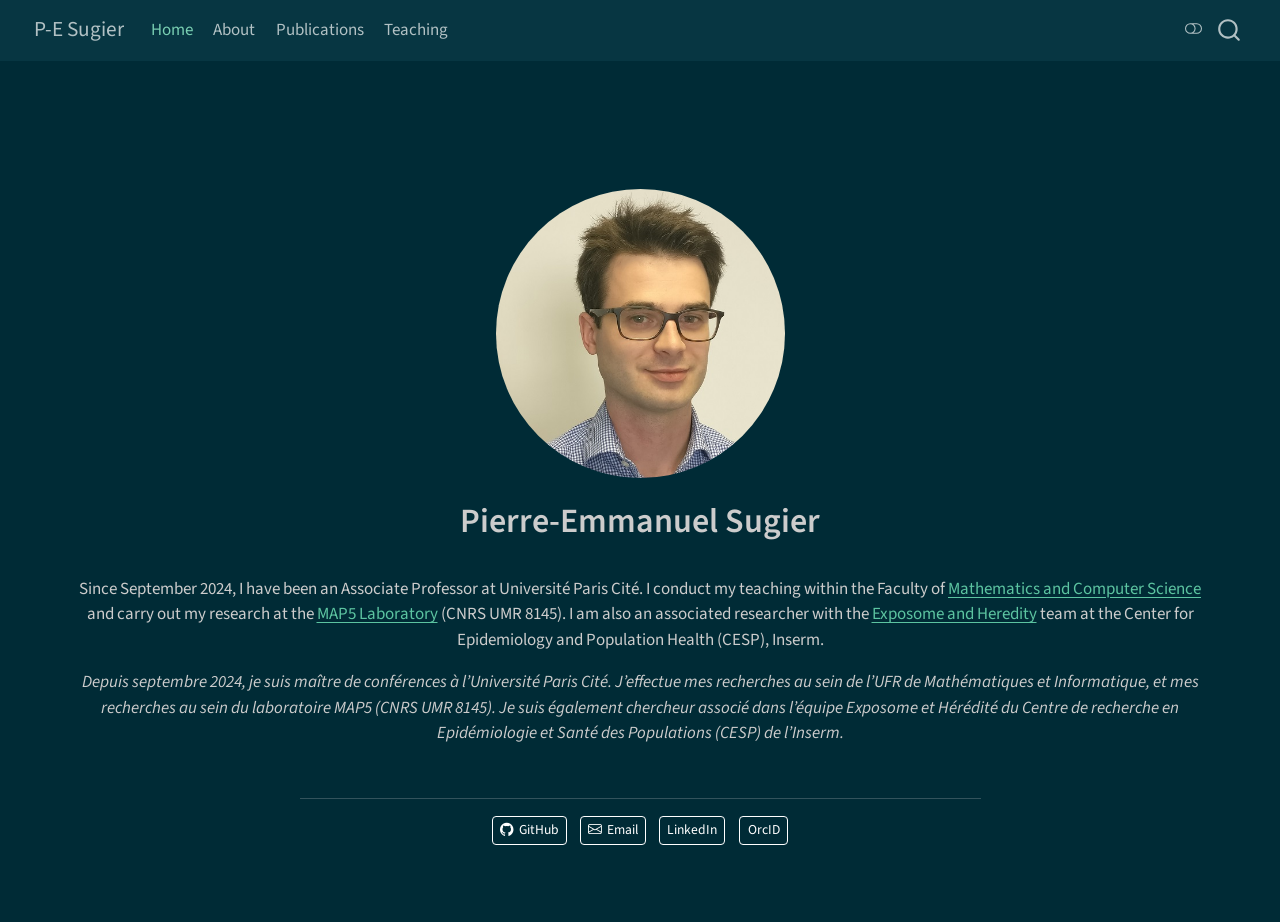
<file: docs/index.html>
<!DOCTYPE html>
<html xmlns="http://www.w3.org/1999/xhtml" lang="en" xml:lang="en"><head>

<meta charset="utf-8">
<meta name="generator" content="quarto-1.8.25">

<meta name="viewport" content="width=device-width, initial-scale=1.0, user-scalable=yes">


<title>Pierre-Emmanuel Sugier – P-E Sugier</title>
<style>
code{white-space: pre-wrap;}
span.smallcaps{font-variant: small-caps;}
div.columns{display: flex; gap: min(4vw, 1.5em);}
div.column{flex: auto; overflow-x: auto;}
div.hanging-indent{margin-left: 1.5em; text-indent: -1.5em;}
ul.task-list{list-style: none;}
ul.task-list li input[type="checkbox"] {
  width: 0.8em;
  margin: 0 0.8em 0.2em -1em; /* quarto-specific, see https://github.com/quarto-dev/quarto-cli/issues/4556 */ 
  vertical-align: middle;
}
</style>


<script src="site_libs/quarto-nav/quarto-nav.js"></script>
<script src="site_libs/quarto-nav/headroom.min.js"></script>
<script src="site_libs/clipboard/clipboard.min.js"></script>
<script src="site_libs/quarto-search/autocomplete.umd.js"></script>
<script src="site_libs/quarto-search/fuse.min.js"></script>
<script src="site_libs/quarto-search/quarto-search.js"></script>
<meta name="quarto:offset" content="./">
<script src="site_libs/quarto-html/quarto.js" type="module"></script>
<script src="site_libs/quarto-html/tabsets/tabsets.js" type="module"></script>
<script src="site_libs/quarto-html/axe/axe-check.js" type="module"></script>
<script src="site_libs/quarto-html/popper.min.js"></script>
<script src="site_libs/quarto-html/tippy.umd.min.js"></script>
<link href="site_libs/quarto-html/tippy.css" rel="stylesheet">
<link href="site_libs/quarto-html/quarto-syntax-highlighting-7b89279ff1a6dce999919e0e67d4d9ec.css" rel="stylesheet" class="quarto-color-scheme" id="quarto-text-highlighting-styles">
<link href="site_libs/quarto-html/quarto-syntax-highlighting-dark-707d8167ce6003fca903bfe2be84ab7f.css" rel="stylesheet" class="quarto-color-scheme quarto-color-alternate" id="quarto-text-highlighting-styles">
<link href="site_libs/quarto-html/quarto-syntax-highlighting-7b89279ff1a6dce999919e0e67d4d9ec.css" rel="stylesheet" class="quarto-color-scheme-extra" id="quarto-text-highlighting-styles">
<script src="site_libs/bootstrap/bootstrap.min.js"></script>
<link href="site_libs/bootstrap/bootstrap-icons.css" rel="stylesheet">
<link href="site_libs/bootstrap/bootstrap-0c00389b879298299dc4b18f8c7d841e.min.css" rel="stylesheet" append-hash="true" class="quarto-color-scheme" id="quarto-bootstrap" data-mode="dark">
<link href="site_libs/bootstrap/bootstrap-dark-afa1767ab894c633a6efdfa517d42c1b.min.css" rel="stylesheet" append-hash="true" class="quarto-color-scheme quarto-color-alternate" id="quarto-bootstrap" data-mode="dark">
<link href="site_libs/bootstrap/bootstrap-0c00389b879298299dc4b18f8c7d841e.min.css" rel="stylesheet" append-hash="true" class="quarto-color-scheme-extra" id="quarto-bootstrap" data-mode="dark">
<script id="quarto-search-options" type="application/json">{
  "location": "navbar",
  "copy-button": false,
  "collapse-after": 3,
  "panel-placement": "end",
  "type": "overlay",
  "limit": 50,
  "keyboard-shortcut": [
    "f",
    "/",
    "s"
  ],
  "show-item-context": false,
  "language": {
    "search-no-results-text": "No results",
    "search-matching-documents-text": "matching documents",
    "search-copy-link-title": "Copy link to search",
    "search-hide-matches-text": "Hide additional matches",
    "search-more-match-text": "more match in this document",
    "search-more-matches-text": "more matches in this document",
    "search-clear-button-title": "Clear",
    "search-text-placeholder": "",
    "search-detached-cancel-button-title": "Cancel",
    "search-submit-button-title": "Submit",
    "search-label": "Search"
  }
}</script>


<link rel="stylesheet" href="styles.css">
</head>

<body class="nav-fixed quarto-light"><script id="quarto-html-before-body" type="application/javascript">
    const toggleBodyColorMode = (bsSheetEl) => {
      const mode = bsSheetEl.getAttribute("data-mode");
      const bodyEl = window.document.querySelector("body");
      if (mode === "dark") {
        bodyEl.classList.add("quarto-dark");
        bodyEl.classList.remove("quarto-light");
      } else {
        bodyEl.classList.add("quarto-light");
        bodyEl.classList.remove("quarto-dark");
      }
    }
    const toggleBodyColorPrimary = () => {
      const bsSheetEl = window.document.querySelector("link#quarto-bootstrap:not([rel=disabled-stylesheet])");
      if (bsSheetEl) {
        toggleBodyColorMode(bsSheetEl);
      }
    }
    const setColorSchemeToggle = (alternate) => {
      const toggles = window.document.querySelectorAll('.quarto-color-scheme-toggle');
      for (let i=0; i < toggles.length; i++) {
        const toggle = toggles[i];
        if (toggle) {
          if (alternate) {
            toggle.classList.add("alternate");
          } else {
            toggle.classList.remove("alternate");
          }
        }
      }
    };
    const toggleColorMode = (alternate) => {
      // Switch the stylesheets
      const primaryStylesheets = window.document.querySelectorAll('link.quarto-color-scheme:not(.quarto-color-alternate)');
      const alternateStylesheets = window.document.querySelectorAll('link.quarto-color-scheme.quarto-color-alternate');
      manageTransitions('#quarto-margin-sidebar .nav-link', false);
      if (alternate) {
        // note: dark is layered on light, we don't disable primary!
        enableStylesheet(alternateStylesheets);
        for (const sheetNode of alternateStylesheets) {
          if (sheetNode.id === "quarto-bootstrap") {
            toggleBodyColorMode(sheetNode);
          }
        }
      } else {
        disableStylesheet(alternateStylesheets);
        enableStylesheet(primaryStylesheets)
        toggleBodyColorPrimary();
      }
      manageTransitions('#quarto-margin-sidebar .nav-link', true);
      // Switch the toggles
      setColorSchemeToggle(alternate)
      // Hack to workaround the fact that safari doesn't
      // properly recolor the scrollbar when toggling (#1455)
      if (navigator.userAgent.indexOf('Safari') > 0 && navigator.userAgent.indexOf('Chrome') == -1) {
        manageTransitions("body", false);
        window.scrollTo(0, 1);
        setTimeout(() => {
          window.scrollTo(0, 0);
          manageTransitions("body", true);
        }, 40);
      }
    }
    const disableStylesheet = (stylesheets) => {
      for (let i=0; i < stylesheets.length; i++) {
        const stylesheet = stylesheets[i];
        stylesheet.rel = 'disabled-stylesheet';
      }
    }
    const enableStylesheet = (stylesheets) => {
      for (let i=0; i < stylesheets.length; i++) {
        const stylesheet = stylesheets[i];
        if(stylesheet.rel !== 'stylesheet') { // for Chrome, which will still FOUC without this check
          stylesheet.rel = 'stylesheet';
        }
      }
    }
    const manageTransitions = (selector, allowTransitions) => {
      const els = window.document.querySelectorAll(selector);
      for (let i=0; i < els.length; i++) {
        const el = els[i];
        if (allowTransitions) {
          el.classList.remove('notransition');
        } else {
          el.classList.add('notransition');
        }
      }
    }
    const isFileUrl = () => {
      return window.location.protocol === 'file:';
    }
    const hasAlternateSentinel = () => {
      let styleSentinel = getColorSchemeSentinel();
      if (styleSentinel !== null) {
        return styleSentinel === "alternate";
      } else {
        return false;
      }
    }
    const setStyleSentinel = (alternate) => {
      const value = alternate ? "alternate" : "default";
      if (!isFileUrl()) {
        window.localStorage.setItem("quarto-color-scheme", value);
      } else {
        localAlternateSentinel = value;
      }
    }
    const getColorSchemeSentinel = () => {
      if (!isFileUrl()) {
        const storageValue = window.localStorage.getItem("quarto-color-scheme");
        return storageValue != null ? storageValue : localAlternateSentinel;
      } else {
        return localAlternateSentinel;
      }
    }
    const toggleGiscusIfUsed = (isAlternate, darkModeDefault) => {
      const baseTheme = document.querySelector('#giscus-base-theme')?.value ?? 'light';
      const alternateTheme = document.querySelector('#giscus-alt-theme')?.value ?? 'dark';
      let newTheme = '';
      if(authorPrefersDark) {
        newTheme = isAlternate ? baseTheme : alternateTheme;
      } else {
        newTheme = isAlternate ? alternateTheme : baseTheme;
      }
      const changeGiscusTheme = () => {
        // From: https://github.com/giscus/giscus/issues/336
        const sendMessage = (message) => {
          const iframe = document.querySelector('iframe.giscus-frame');
          if (!iframe) return;
          iframe.contentWindow.postMessage({ giscus: message }, 'https://giscus.app');
        }
        sendMessage({
          setConfig: {
            theme: newTheme
          }
        });
      }
      const isGiscussLoaded = window.document.querySelector('iframe.giscus-frame') !== null;
      if (isGiscussLoaded) {
        changeGiscusTheme();
      }
    };
    const authorPrefersDark = false;
    const darkModeDefault = authorPrefersDark;
      document.querySelector('link#quarto-text-highlighting-styles.quarto-color-scheme-extra').rel = 'disabled-stylesheet';
      document.querySelector('link#quarto-bootstrap.quarto-color-scheme-extra').rel = 'disabled-stylesheet';
    let localAlternateSentinel = darkModeDefault ? 'alternate' : 'default';
    // Dark / light mode switch
    window.quartoToggleColorScheme = () => {
      // Read the current dark / light value
      let toAlternate = !hasAlternateSentinel();
      toggleColorMode(toAlternate);
      setStyleSentinel(toAlternate);
      toggleGiscusIfUsed(toAlternate, darkModeDefault);
      window.dispatchEvent(new Event('resize'));
    };
    // Switch to dark mode if need be
    if (hasAlternateSentinel()) {
      toggleColorMode(true);
    } else {
      toggleColorMode(false);
    }
  </script>

<div id="quarto-search-results"></div>
  <header id="quarto-header" class="headroom fixed-top">
    <nav class="navbar navbar-expand-lg " data-bs-theme="dark">
      <div class="navbar-container container-fluid">
      <div class="navbar-brand-container mx-auto">
    <a href="./index.html" class="navbar-brand navbar-brand-logo">
    </a>
    <a class="navbar-brand" href="./index.html">
    <span class="navbar-title">P-E Sugier</span>
    </a>
  </div>
            <div id="quarto-search" class="" title="Search"></div>
          <button class="navbar-toggler" type="button" data-bs-toggle="collapse" data-bs-target="#navbarCollapse" aria-controls="navbarCollapse" role="menu" aria-expanded="false" aria-label="Toggle navigation" onclick="if (window.quartoToggleHeadroom) { window.quartoToggleHeadroom(); }">
  <span class="navbar-toggler-icon"></span>
</button>
          <div class="collapse navbar-collapse" id="navbarCollapse">
            <ul class="navbar-nav navbar-nav-scroll me-auto">
  <li class="nav-item">
    <a class="nav-link active" href="./index.html" aria-current="page"> 
<span class="menu-text">Home</span></a>
  </li>  
  <li class="nav-item">
    <a class="nav-link" href="./curriculum.html"> 
<span class="menu-text">About</span></a>
  </li>  
  <li class="nav-item">
    <a class="nav-link" href="./publications.html"> 
<span class="menu-text">Publications</span></a>
  </li>  
  <li class="nav-item">
    <a class="nav-link" href="./enseignement.html"> 
<span class="menu-text">Teaching</span></a>
  </li>  
</ul>
          </div> <!-- /navcollapse -->
            <div class="quarto-navbar-tools">
  <a href="" class="quarto-color-scheme-toggle quarto-navigation-tool  px-1" onclick="window.quartoToggleColorScheme(); return false;" title="Toggle dark mode"><i class="bi"></i></a>
</div>
      </div> <!-- /container-fluid -->
    </nav>
</header>
<!-- content -->
<div id="quarto-content" class="quarto-container page-columns page-rows-contents page-layout-full page-navbar">
<!-- sidebar -->
<!-- margin-sidebar -->
    
<!-- main -->
<div class="quarto-about-jolla column-page">
  <img src="image/photo_PE_SUGIER_small.jpg" class="about-image
  round " style="height: 17em; width: 17em;">
 <header id="title-block-header" class="quarto-title-block default">
<div class="quarto-title">
<h1 class="title">Pierre-Emmanuel Sugier</h1>
</div>
<div class="quarto-title-meta column-page">
  </div>
</header><main class="content column-page" id="quarto-document-content">

<p>Since September 2024, I have been an Associate Professor at Université Paris Cité. I conduct my teaching within the Faculty of <a href="https://math-info.u-paris.fr/">Mathematics and Computer Science</a> and carry out my research at the <a href="https://map5.mi.parisdescartes.fr/">MAP5 Laboratory</a> (CNRS UMR 8145). I am also an associated researcher with the <a href="https://cesp.inserm.fr/fr/node/3">Exposome and Heredity</a> team at the Center for Epidemiology and Population Health (CESP), Inserm.</p>
<p><em>Depuis septembre 2024, je suis maître de conférences à l’Université Paris Cité. J’effectue mes recherches au sein de l’UFR de Mathématiques et Informatique, et mes recherches au sein du laboratoire MAP5 (CNRS UMR 8145). Je suis également chercheur associé dans l’équipe Exposome et Hérédité du Centre de recherche en Epidémiologie et Santé des Populations (CESP) de l’Inserm.</em></p>


</main> 
  <hr class="about-sep">
   <div class="about-links">
  <a href="https://github.com/PESugier" class="about-link" rel="" target="_blank">
    <i class="bi bi-github"></i>
     <span class="about-link-text">GitHub</span>
  </a>
  <a href="mailto:pierre-emmanuel.sugier@u-paris.fr" class="about-link" rel="" target="">
    <i class="bi bi-envelope"></i>
     <span class="about-link-text">Email</span>
  </a>
  <a href="https://www.linkedin.com/in/pierre-emmanuel-sugier-450a18b2/" class="about-link" rel="" target="">
     <span class="about-link-text">LinkedIn</span>
  </a>
  <a href="https://orcid.org/0000-0002-5846-1104" class="about-link" rel="" target="">
    <i class="bi bi-OrcID"></i>
     <span class="about-link-text">OrcID</span>
  </a>
</div>
</div>
 <!-- /main -->
<script id="quarto-html-after-body" type="application/javascript">
  window.document.addEventListener("DOMContentLoaded", function (event) {
    // Ensure there is a toggle, if there isn't float one in the top right
    if (window.document.querySelector('.quarto-color-scheme-toggle') === null) {
      const a = window.document.createElement('a');
      a.classList.add('top-right');
      a.classList.add('quarto-color-scheme-toggle');
      a.href = "";
      a.onclick = function() { try { window.quartoToggleColorScheme(); } catch {} return false; };
      const i = window.document.createElement("i");
      i.classList.add('bi');
      a.appendChild(i);
      window.document.body.appendChild(a);
    }
    setColorSchemeToggle(hasAlternateSentinel())
    const isCodeAnnotation = (el) => {
      for (const clz of el.classList) {
        if (clz.startsWith('code-annotation-')) {                     
          return true;
        }
      }
      return false;
    }
    const onCopySuccess = function(e) {
      // button target
      const button = e.trigger;
      // don't keep focus
      button.blur();
      // flash "checked"
      button.classList.add('code-copy-button-checked');
      var currentTitle = button.getAttribute("title");
      button.setAttribute("title", "Copied!");
      let tooltip;
      if (window.bootstrap) {
        button.setAttribute("data-bs-toggle", "tooltip");
        button.setAttribute("data-bs-placement", "left");
        button.setAttribute("data-bs-title", "Copied!");
        tooltip = new bootstrap.Tooltip(button, 
          { trigger: "manual", 
            customClass: "code-copy-button-tooltip",
            offset: [0, -8]});
        tooltip.show();    
      }
      setTimeout(function() {
        if (tooltip) {
          tooltip.hide();
          button.removeAttribute("data-bs-title");
          button.removeAttribute("data-bs-toggle");
          button.removeAttribute("data-bs-placement");
        }
        button.setAttribute("title", currentTitle);
        button.classList.remove('code-copy-button-checked');
      }, 1000);
      // clear code selection
      e.clearSelection();
    }
    const getTextToCopy = function(trigger) {
      const outerScaffold = trigger.parentElement.cloneNode(true);
      const codeEl = outerScaffold.querySelector('code');
      for (const childEl of codeEl.children) {
        if (isCodeAnnotation(childEl)) {
          childEl.remove();
        }
      }
      return codeEl.innerText;
    }
    const clipboard = new window.ClipboardJS('.code-copy-button:not([data-in-quarto-modal])', {
      text: getTextToCopy
    });
    clipboard.on('success', onCopySuccess);
    if (window.document.getElementById('quarto-embedded-source-code-modal')) {
      const clipboardModal = new window.ClipboardJS('.code-copy-button[data-in-quarto-modal]', {
        text: getTextToCopy,
        container: window.document.getElementById('quarto-embedded-source-code-modal')
      });
      clipboardModal.on('success', onCopySuccess);
    }
      var localhostRegex = new RegExp(/^(?:http|https):\/\/localhost\:?[0-9]*\//);
      var mailtoRegex = new RegExp(/^mailto:/);
        var filterRegex = new RegExp('/' + window.location.host + '/');
      var isInternal = (href) => {
          return filterRegex.test(href) || localhostRegex.test(href) || mailtoRegex.test(href);
      }
      // Inspect non-navigation links and adorn them if external
     var links = window.document.querySelectorAll('a[href]:not(.nav-link):not(.navbar-brand):not(.toc-action):not(.sidebar-link):not(.sidebar-item-toggle):not(.pagination-link):not(.no-external):not([aria-hidden]):not(.dropdown-item):not(.quarto-navigation-tool):not(.about-link)');
      for (var i=0; i<links.length; i++) {
        const link = links[i];
        if (!isInternal(link.href)) {
          // undo the damage that might have been done by quarto-nav.js in the case of
          // links that we want to consider external
          if (link.dataset.originalHref !== undefined) {
            link.href = link.dataset.originalHref;
          }
        }
      }
    function tippyHover(el, contentFn, onTriggerFn, onUntriggerFn) {
      const config = {
        allowHTML: true,
        maxWidth: 500,
        delay: 100,
        arrow: false,
        appendTo: function(el) {
            return el.parentElement;
        },
        interactive: true,
        interactiveBorder: 10,
        theme: 'quarto',
        placement: 'bottom-start',
      };
      if (contentFn) {
        config.content = contentFn;
      }
      if (onTriggerFn) {
        config.onTrigger = onTriggerFn;
      }
      if (onUntriggerFn) {
        config.onUntrigger = onUntriggerFn;
      }
      window.tippy(el, config); 
    }
    const noterefs = window.document.querySelectorAll('a[role="doc-noteref"]');
    for (var i=0; i<noterefs.length; i++) {
      const ref = noterefs[i];
      tippyHover(ref, function() {
        // use id or data attribute instead here
        let href = ref.getAttribute('data-footnote-href') || ref.getAttribute('href');
        try { href = new URL(href).hash; } catch {}
        const id = href.replace(/^#\/?/, "");
        const note = window.document.getElementById(id);
        if (note) {
          return note.innerHTML;
        } else {
          return "";
        }
      });
    }
    const xrefs = window.document.querySelectorAll('a.quarto-xref');
    const processXRef = (id, note) => {
      // Strip column container classes
      const stripColumnClz = (el) => {
        el.classList.remove("page-full", "page-columns");
        if (el.children) {
          for (const child of el.children) {
            stripColumnClz(child);
          }
        }
      }
      stripColumnClz(note)
      if (id === null || id.startsWith('sec-')) {
        // Special case sections, only their first couple elements
        const container = document.createElement("div");
        if (note.children && note.children.length > 2) {
          container.appendChild(note.children[0].cloneNode(true));
          for (let i = 1; i < note.children.length; i++) {
            const child = note.children[i];
            if (child.tagName === "P" && child.innerText === "") {
              continue;
            } else {
              container.appendChild(child.cloneNode(true));
              break;
            }
          }
          if (window.Quarto?.typesetMath) {
            window.Quarto.typesetMath(container);
          }
          return container.innerHTML
        } else {
          if (window.Quarto?.typesetMath) {
            window.Quarto.typesetMath(note);
          }
          return note.innerHTML;
        }
      } else {
        // Remove any anchor links if they are present
        const anchorLink = note.querySelector('a.anchorjs-link');
        if (anchorLink) {
          anchorLink.remove();
        }
        if (window.Quarto?.typesetMath) {
          window.Quarto.typesetMath(note);
        }
        if (note.classList.contains("callout")) {
          return note.outerHTML;
        } else {
          return note.innerHTML;
        }
      }
    }
    for (var i=0; i<xrefs.length; i++) {
      const xref = xrefs[i];
      tippyHover(xref, undefined, function(instance) {
        instance.disable();
        let url = xref.getAttribute('href');
        let hash = undefined; 
        if (url.startsWith('#')) {
          hash = url;
        } else {
          try { hash = new URL(url).hash; } catch {}
        }
        if (hash) {
          const id = hash.replace(/^#\/?/, "");
          const note = window.document.getElementById(id);
          if (note !== null) {
            try {
              const html = processXRef(id, note.cloneNode(true));
              instance.setContent(html);
            } finally {
              instance.enable();
              instance.show();
            }
          } else {
            // See if we can fetch this
            fetch(url.split('#')[0])
            .then(res => res.text())
            .then(html => {
              const parser = new DOMParser();
              const htmlDoc = parser.parseFromString(html, "text/html");
              const note = htmlDoc.getElementById(id);
              if (note !== null) {
                const html = processXRef(id, note);
                instance.setContent(html);
              } 
            }).finally(() => {
              instance.enable();
              instance.show();
            });
          }
        } else {
          // See if we can fetch a full url (with no hash to target)
          // This is a special case and we should probably do some content thinning / targeting
          fetch(url)
          .then(res => res.text())
          .then(html => {
            const parser = new DOMParser();
            const htmlDoc = parser.parseFromString(html, "text/html");
            const note = htmlDoc.querySelector('main.content');
            if (note !== null) {
              // This should only happen for chapter cross references
              // (since there is no id in the URL)
              // remove the first header
              if (note.children.length > 0 && note.children[0].tagName === "HEADER") {
                note.children[0].remove();
              }
              const html = processXRef(null, note);
              instance.setContent(html);
            } 
          }).finally(() => {
            instance.enable();
            instance.show();
          });
        }
      }, function(instance) {
      });
    }
        let selectedAnnoteEl;
        const selectorForAnnotation = ( cell, annotation) => {
          let cellAttr = 'data-code-cell="' + cell + '"';
          let lineAttr = 'data-code-annotation="' +  annotation + '"';
          const selector = 'span[' + cellAttr + '][' + lineAttr + ']';
          return selector;
        }
        const selectCodeLines = (annoteEl) => {
          const doc = window.document;
          const targetCell = annoteEl.getAttribute("data-target-cell");
          const targetAnnotation = annoteEl.getAttribute("data-target-annotation");
          const annoteSpan = window.document.querySelector(selectorForAnnotation(targetCell, targetAnnotation));
          const lines = annoteSpan.getAttribute("data-code-lines").split(",");
          const lineIds = lines.map((line) => {
            return targetCell + "-" + line;
          })
          let top = null;
          let height = null;
          let parent = null;
          if (lineIds.length > 0) {
              //compute the position of the single el (top and bottom and make a div)
              const el = window.document.getElementById(lineIds[0]);
              top = el.offsetTop;
              height = el.offsetHeight;
              parent = el.parentElement.parentElement;
            if (lineIds.length > 1) {
              const lastEl = window.document.getElementById(lineIds[lineIds.length - 1]);
              const bottom = lastEl.offsetTop + lastEl.offsetHeight;
              height = bottom - top;
            }
            if (top !== null && height !== null && parent !== null) {
              // cook up a div (if necessary) and position it 
              let div = window.document.getElementById("code-annotation-line-highlight");
              if (div === null) {
                div = window.document.createElement("div");
                div.setAttribute("id", "code-annotation-line-highlight");
                div.style.position = 'absolute';
                parent.appendChild(div);
              }
              div.style.top = top - 2 + "px";
              div.style.height = height + 4 + "px";
              div.style.left = 0;
              let gutterDiv = window.document.getElementById("code-annotation-line-highlight-gutter");
              if (gutterDiv === null) {
                gutterDiv = window.document.createElement("div");
                gutterDiv.setAttribute("id", "code-annotation-line-highlight-gutter");
                gutterDiv.style.position = 'absolute';
                const codeCell = window.document.getElementById(targetCell);
                const gutter = codeCell.querySelector('.code-annotation-gutter');
                gutter.appendChild(gutterDiv);
              }
              gutterDiv.style.top = top - 2 + "px";
              gutterDiv.style.height = height + 4 + "px";
            }
            selectedAnnoteEl = annoteEl;
          }
        };
        const unselectCodeLines = () => {
          const elementsIds = ["code-annotation-line-highlight", "code-annotation-line-highlight-gutter"];
          elementsIds.forEach((elId) => {
            const div = window.document.getElementById(elId);
            if (div) {
              div.remove();
            }
          });
          selectedAnnoteEl = undefined;
        };
          // Handle positioning of the toggle
      window.addEventListener(
        "resize",
        throttle(() => {
          elRect = undefined;
          if (selectedAnnoteEl) {
            selectCodeLines(selectedAnnoteEl);
          }
        }, 10)
      );
      function throttle(fn, ms) {
      let throttle = false;
      let timer;
        return (...args) => {
          if(!throttle) { // first call gets through
              fn.apply(this, args);
              throttle = true;
          } else { // all the others get throttled
              if(timer) clearTimeout(timer); // cancel #2
              timer = setTimeout(() => {
                fn.apply(this, args);
                timer = throttle = false;
              }, ms);
          }
        };
      }
        // Attach click handler to the DT
        const annoteDls = window.document.querySelectorAll('dt[data-target-cell]');
        for (const annoteDlNode of annoteDls) {
          annoteDlNode.addEventListener('click', (event) => {
            const clickedEl = event.target;
            if (clickedEl !== selectedAnnoteEl) {
              unselectCodeLines();
              const activeEl = window.document.querySelector('dt[data-target-cell].code-annotation-active');
              if (activeEl) {
                activeEl.classList.remove('code-annotation-active');
              }
              selectCodeLines(clickedEl);
              clickedEl.classList.add('code-annotation-active');
            } else {
              // Unselect the line
              unselectCodeLines();
              clickedEl.classList.remove('code-annotation-active');
            }
          });
        }
    const findCites = (el) => {
      const parentEl = el.parentElement;
      if (parentEl) {
        const cites = parentEl.dataset.cites;
        if (cites) {
          return {
            el,
            cites: cites.split(' ')
          };
        } else {
          return findCites(el.parentElement)
        }
      } else {
        return undefined;
      }
    };
    var bibliorefs = window.document.querySelectorAll('a[role="doc-biblioref"]');
    for (var i=0; i<bibliorefs.length; i++) {
      const ref = bibliorefs[i];
      const citeInfo = findCites(ref);
      if (citeInfo) {
        tippyHover(citeInfo.el, function() {
          var popup = window.document.createElement('div');
          citeInfo.cites.forEach(function(cite) {
            var citeDiv = window.document.createElement('div');
            citeDiv.classList.add('hanging-indent');
            citeDiv.classList.add('csl-entry');
            var biblioDiv = window.document.getElementById('ref-' + cite);
            if (biblioDiv) {
              citeDiv.innerHTML = biblioDiv.innerHTML;
            }
            popup.appendChild(citeDiv);
          });
          return popup.innerHTML;
        });
      }
    }
  });
  </script>
</div> <!-- /content -->




</body></html>
</file>
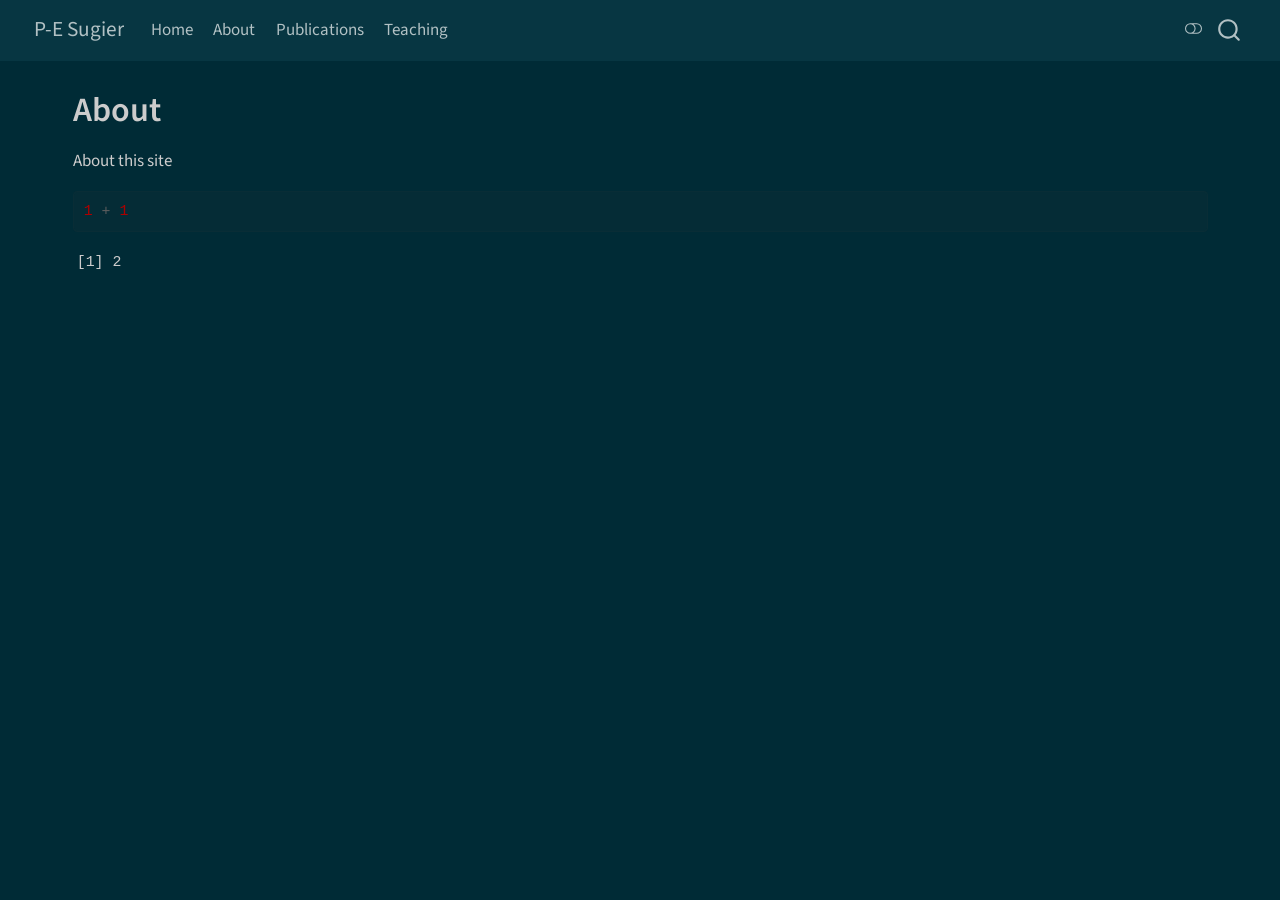
<file: docs/about.html>
<!DOCTYPE html>
<html xmlns="http://www.w3.org/1999/xhtml" lang="en" xml:lang="en"><head>

<meta charset="utf-8">
<meta name="generator" content="quarto-1.8.25">

<meta name="viewport" content="width=device-width, initial-scale=1.0, user-scalable=yes">


<title>About – P-E Sugier</title>
<style>
code{white-space: pre-wrap;}
span.smallcaps{font-variant: small-caps;}
div.columns{display: flex; gap: min(4vw, 1.5em);}
div.column{flex: auto; overflow-x: auto;}
div.hanging-indent{margin-left: 1.5em; text-indent: -1.5em;}
ul.task-list{list-style: none;}
ul.task-list li input[type="checkbox"] {
  width: 0.8em;
  margin: 0 0.8em 0.2em -1em; /* quarto-specific, see https://github.com/quarto-dev/quarto-cli/issues/4556 */ 
  vertical-align: middle;
}
/* CSS for syntax highlighting */
html { -webkit-text-size-adjust: 100%; }
pre > code.sourceCode { white-space: pre; position: relative; }
pre > code.sourceCode > span { display: inline-block; line-height: 1.25; }
pre > code.sourceCode > span:empty { height: 1.2em; }
.sourceCode { overflow: visible; }
code.sourceCode > span { color: inherit; text-decoration: inherit; }
div.sourceCode { margin: 1em 0; }
pre.sourceCode { margin: 0; }
@media screen {
div.sourceCode { overflow: auto; }
}
@media print {
pre > code.sourceCode { white-space: pre-wrap; }
pre > code.sourceCode > span { text-indent: -5em; padding-left: 5em; }
}
pre.numberSource code
  { counter-reset: source-line 0; }
pre.numberSource code > span
  { position: relative; left: -4em; counter-increment: source-line; }
pre.numberSource code > span > a:first-child::before
  { content: counter(source-line);
    position: relative; left: -1em; text-align: right; vertical-align: baseline;
    border: none; display: inline-block;
    -webkit-touch-callout: none; -webkit-user-select: none;
    -khtml-user-select: none; -moz-user-select: none;
    -ms-user-select: none; user-select: none;
    padding: 0 4px; width: 4em;
  }
pre.numberSource { margin-left: 3em;  padding-left: 4px; }
div.sourceCode
  {   }
@media screen {
pre > code.sourceCode > span > a:first-child::before { text-decoration: underline; }
}
</style>


<script src="site_libs/quarto-nav/quarto-nav.js"></script>
<script src="site_libs/quarto-nav/headroom.min.js"></script>
<script src="site_libs/clipboard/clipboard.min.js"></script>
<script src="site_libs/quarto-search/autocomplete.umd.js"></script>
<script src="site_libs/quarto-search/fuse.min.js"></script>
<script src="site_libs/quarto-search/quarto-search.js"></script>
<meta name="quarto:offset" content="./">
<script src="site_libs/quarto-html/quarto.js" type="module"></script>
<script src="site_libs/quarto-html/tabsets/tabsets.js" type="module"></script>
<script src="site_libs/quarto-html/axe/axe-check.js" type="module"></script>
<script src="site_libs/quarto-html/popper.min.js"></script>
<script src="site_libs/quarto-html/tippy.umd.min.js"></script>
<script src="site_libs/quarto-html/anchor.min.js"></script>
<link href="site_libs/quarto-html/tippy.css" rel="stylesheet">
<link href="site_libs/quarto-html/quarto-syntax-highlighting-7b89279ff1a6dce999919e0e67d4d9ec.css" rel="stylesheet" class="quarto-color-scheme" id="quarto-text-highlighting-styles">
<link href="site_libs/quarto-html/quarto-syntax-highlighting-dark-707d8167ce6003fca903bfe2be84ab7f.css" rel="stylesheet" class="quarto-color-scheme quarto-color-alternate" id="quarto-text-highlighting-styles">
<link href="site_libs/quarto-html/quarto-syntax-highlighting-7b89279ff1a6dce999919e0e67d4d9ec.css" rel="stylesheet" class="quarto-color-scheme-extra" id="quarto-text-highlighting-styles">
<script src="site_libs/bootstrap/bootstrap.min.js"></script>
<link href="site_libs/bootstrap/bootstrap-icons.css" rel="stylesheet">
<link href="site_libs/bootstrap/bootstrap-0c00389b879298299dc4b18f8c7d841e.min.css" rel="stylesheet" append-hash="true" class="quarto-color-scheme" id="quarto-bootstrap" data-mode="dark">
<link href="site_libs/bootstrap/bootstrap-dark-afa1767ab894c633a6efdfa517d42c1b.min.css" rel="stylesheet" append-hash="true" class="quarto-color-scheme quarto-color-alternate" id="quarto-bootstrap" data-mode="dark">
<link href="site_libs/bootstrap/bootstrap-0c00389b879298299dc4b18f8c7d841e.min.css" rel="stylesheet" append-hash="true" class="quarto-color-scheme-extra" id="quarto-bootstrap" data-mode="dark">
<script id="quarto-search-options" type="application/json">{
  "location": "navbar",
  "copy-button": false,
  "collapse-after": 3,
  "panel-placement": "end",
  "type": "overlay",
  "limit": 50,
  "keyboard-shortcut": [
    "f",
    "/",
    "s"
  ],
  "show-item-context": false,
  "language": {
    "search-no-results-text": "No results",
    "search-matching-documents-text": "matching documents",
    "search-copy-link-title": "Copy link to search",
    "search-hide-matches-text": "Hide additional matches",
    "search-more-match-text": "more match in this document",
    "search-more-matches-text": "more matches in this document",
    "search-clear-button-title": "Clear",
    "search-text-placeholder": "",
    "search-detached-cancel-button-title": "Cancel",
    "search-submit-button-title": "Submit",
    "search-label": "Search"
  }
}</script>


<link rel="stylesheet" href="styles.css">
</head>

<body class="nav-fixed quarto-light"><script id="quarto-html-before-body" type="application/javascript">
    const toggleBodyColorMode = (bsSheetEl) => {
      const mode = bsSheetEl.getAttribute("data-mode");
      const bodyEl = window.document.querySelector("body");
      if (mode === "dark") {
        bodyEl.classList.add("quarto-dark");
        bodyEl.classList.remove("quarto-light");
      } else {
        bodyEl.classList.add("quarto-light");
        bodyEl.classList.remove("quarto-dark");
      }
    }
    const toggleBodyColorPrimary = () => {
      const bsSheetEl = window.document.querySelector("link#quarto-bootstrap:not([rel=disabled-stylesheet])");
      if (bsSheetEl) {
        toggleBodyColorMode(bsSheetEl);
      }
    }
    const setColorSchemeToggle = (alternate) => {
      const toggles = window.document.querySelectorAll('.quarto-color-scheme-toggle');
      for (let i=0; i < toggles.length; i++) {
        const toggle = toggles[i];
        if (toggle) {
          if (alternate) {
            toggle.classList.add("alternate");
          } else {
            toggle.classList.remove("alternate");
          }
        }
      }
    };
    const toggleColorMode = (alternate) => {
      // Switch the stylesheets
      const primaryStylesheets = window.document.querySelectorAll('link.quarto-color-scheme:not(.quarto-color-alternate)');
      const alternateStylesheets = window.document.querySelectorAll('link.quarto-color-scheme.quarto-color-alternate');
      manageTransitions('#quarto-margin-sidebar .nav-link', false);
      if (alternate) {
        // note: dark is layered on light, we don't disable primary!
        enableStylesheet(alternateStylesheets);
        for (const sheetNode of alternateStylesheets) {
          if (sheetNode.id === "quarto-bootstrap") {
            toggleBodyColorMode(sheetNode);
          }
        }
      } else {
        disableStylesheet(alternateStylesheets);
        enableStylesheet(primaryStylesheets)
        toggleBodyColorPrimary();
      }
      manageTransitions('#quarto-margin-sidebar .nav-link', true);
      // Switch the toggles
      setColorSchemeToggle(alternate)
      // Hack to workaround the fact that safari doesn't
      // properly recolor the scrollbar when toggling (#1455)
      if (navigator.userAgent.indexOf('Safari') > 0 && navigator.userAgent.indexOf('Chrome') == -1) {
        manageTransitions("body", false);
        window.scrollTo(0, 1);
        setTimeout(() => {
          window.scrollTo(0, 0);
          manageTransitions("body", true);
        }, 40);
      }
    }
    const disableStylesheet = (stylesheets) => {
      for (let i=0; i < stylesheets.length; i++) {
        const stylesheet = stylesheets[i];
        stylesheet.rel = 'disabled-stylesheet';
      }
    }
    const enableStylesheet = (stylesheets) => {
      for (let i=0; i < stylesheets.length; i++) {
        const stylesheet = stylesheets[i];
        if(stylesheet.rel !== 'stylesheet') { // for Chrome, which will still FOUC without this check
          stylesheet.rel = 'stylesheet';
        }
      }
    }
    const manageTransitions = (selector, allowTransitions) => {
      const els = window.document.querySelectorAll(selector);
      for (let i=0; i < els.length; i++) {
        const el = els[i];
        if (allowTransitions) {
          el.classList.remove('notransition');
        } else {
          el.classList.add('notransition');
        }
      }
    }
    const isFileUrl = () => {
      return window.location.protocol === 'file:';
    }
    const hasAlternateSentinel = () => {
      let styleSentinel = getColorSchemeSentinel();
      if (styleSentinel !== null) {
        return styleSentinel === "alternate";
      } else {
        return false;
      }
    }
    const setStyleSentinel = (alternate) => {
      const value = alternate ? "alternate" : "default";
      if (!isFileUrl()) {
        window.localStorage.setItem("quarto-color-scheme", value);
      } else {
        localAlternateSentinel = value;
      }
    }
    const getColorSchemeSentinel = () => {
      if (!isFileUrl()) {
        const storageValue = window.localStorage.getItem("quarto-color-scheme");
        return storageValue != null ? storageValue : localAlternateSentinel;
      } else {
        return localAlternateSentinel;
      }
    }
    const toggleGiscusIfUsed = (isAlternate, darkModeDefault) => {
      const baseTheme = document.querySelector('#giscus-base-theme')?.value ?? 'light';
      const alternateTheme = document.querySelector('#giscus-alt-theme')?.value ?? 'dark';
      let newTheme = '';
      if(authorPrefersDark) {
        newTheme = isAlternate ? baseTheme : alternateTheme;
      } else {
        newTheme = isAlternate ? alternateTheme : baseTheme;
      }
      const changeGiscusTheme = () => {
        // From: https://github.com/giscus/giscus/issues/336
        const sendMessage = (message) => {
          const iframe = document.querySelector('iframe.giscus-frame');
          if (!iframe) return;
          iframe.contentWindow.postMessage({ giscus: message }, 'https://giscus.app');
        }
        sendMessage({
          setConfig: {
            theme: newTheme
          }
        });
      }
      const isGiscussLoaded = window.document.querySelector('iframe.giscus-frame') !== null;
      if (isGiscussLoaded) {
        changeGiscusTheme();
      }
    };
    const authorPrefersDark = false;
    const darkModeDefault = authorPrefersDark;
      document.querySelector('link#quarto-text-highlighting-styles.quarto-color-scheme-extra').rel = 'disabled-stylesheet';
      document.querySelector('link#quarto-bootstrap.quarto-color-scheme-extra').rel = 'disabled-stylesheet';
    let localAlternateSentinel = darkModeDefault ? 'alternate' : 'default';
    // Dark / light mode switch
    window.quartoToggleColorScheme = () => {
      // Read the current dark / light value
      let toAlternate = !hasAlternateSentinel();
      toggleColorMode(toAlternate);
      setStyleSentinel(toAlternate);
      toggleGiscusIfUsed(toAlternate, darkModeDefault);
      window.dispatchEvent(new Event('resize'));
    };
    // Switch to dark mode if need be
    if (hasAlternateSentinel()) {
      toggleColorMode(true);
    } else {
      toggleColorMode(false);
    }
  </script>

<div id="quarto-search-results"></div>
  <header id="quarto-header" class="headroom fixed-top">
    <nav class="navbar navbar-expand-lg " data-bs-theme="dark">
      <div class="navbar-container container-fluid">
      <div class="navbar-brand-container mx-auto">
    <a href="./index.html" class="navbar-brand navbar-brand-logo">
    </a>
    <a class="navbar-brand" href="./index.html">
    <span class="navbar-title">P-E Sugier</span>
    </a>
  </div>
            <div id="quarto-search" class="" title="Search"></div>
          <button class="navbar-toggler" type="button" data-bs-toggle="collapse" data-bs-target="#navbarCollapse" aria-controls="navbarCollapse" role="menu" aria-expanded="false" aria-label="Toggle navigation" onclick="if (window.quartoToggleHeadroom) { window.quartoToggleHeadroom(); }">
  <span class="navbar-toggler-icon"></span>
</button>
          <div class="collapse navbar-collapse" id="navbarCollapse">
            <ul class="navbar-nav navbar-nav-scroll me-auto">
  <li class="nav-item">
    <a class="nav-link" href="./index.html"> 
<span class="menu-text">Home</span></a>
  </li>  
  <li class="nav-item">
    <a class="nav-link" href="./curriculum.html"> 
<span class="menu-text">About</span></a>
  </li>  
  <li class="nav-item">
    <a class="nav-link" href="./publications.html"> 
<span class="menu-text">Publications</span></a>
  </li>  
  <li class="nav-item">
    <a class="nav-link" href="./enseignement.html"> 
<span class="menu-text">Teaching</span></a>
  </li>  
</ul>
          </div> <!-- /navcollapse -->
            <div class="quarto-navbar-tools">
  <a href="" class="quarto-color-scheme-toggle quarto-navigation-tool  px-1" onclick="window.quartoToggleColorScheme(); return false;" title="Toggle dark mode"><i class="bi"></i></a>
</div>
      </div> <!-- /container-fluid -->
    </nav>
</header>
<!-- content -->
<div id="quarto-content" class="quarto-container page-columns page-rows-contents page-layout-full page-navbar">
<!-- sidebar -->
<!-- margin-sidebar -->
    <div id="quarto-margin-sidebar" class="sidebar margin-sidebar zindex-bottom">
        
    </div>
<!-- main -->
<main class="content column-page" id="quarto-document-content">


<header id="title-block-header" class="quarto-title-block default">
<div class="quarto-title">
<h1 class="title">About</h1>
</div>



<div class="quarto-title-meta column-page">

    
  
    
  </div>
  


</header>


<p>About this site</p>
<div class="cell">
<div class="code-copy-outer-scaffold"><div class="sourceCode cell-code" id="cb1"><pre class="sourceCode r code-with-copy"><code class="sourceCode r"><span id="cb1-1"><a href="#cb1-1" aria-hidden="true" tabindex="-1"></a><span class="dv">1</span> <span class="sc">+</span> <span class="dv">1</span></span></code></pre></div><button title="Copy to Clipboard" class="code-copy-button"><i class="bi"></i></button></div>
<div class="cell-output cell-output-stdout">
<pre><code>[1] 2</code></pre>
</div>
</div>



</main> <!-- /main -->
<script id="quarto-html-after-body" type="application/javascript">
  window.document.addEventListener("DOMContentLoaded", function (event) {
    // Ensure there is a toggle, if there isn't float one in the top right
    if (window.document.querySelector('.quarto-color-scheme-toggle') === null) {
      const a = window.document.createElement('a');
      a.classList.add('top-right');
      a.classList.add('quarto-color-scheme-toggle');
      a.href = "";
      a.onclick = function() { try { window.quartoToggleColorScheme(); } catch {} return false; };
      const i = window.document.createElement("i");
      i.classList.add('bi');
      a.appendChild(i);
      window.document.body.appendChild(a);
    }
    setColorSchemeToggle(hasAlternateSentinel())
    const icon = "";
    const anchorJS = new window.AnchorJS();
    anchorJS.options = {
      placement: 'right',
      icon: icon
    };
    anchorJS.add('.anchored');
    const isCodeAnnotation = (el) => {
      for (const clz of el.classList) {
        if (clz.startsWith('code-annotation-')) {                     
          return true;
        }
      }
      return false;
    }
    const onCopySuccess = function(e) {
      // button target
      const button = e.trigger;
      // don't keep focus
      button.blur();
      // flash "checked"
      button.classList.add('code-copy-button-checked');
      var currentTitle = button.getAttribute("title");
      button.setAttribute("title", "Copied!");
      let tooltip;
      if (window.bootstrap) {
        button.setAttribute("data-bs-toggle", "tooltip");
        button.setAttribute("data-bs-placement", "left");
        button.setAttribute("data-bs-title", "Copied!");
        tooltip = new bootstrap.Tooltip(button, 
          { trigger: "manual", 
            customClass: "code-copy-button-tooltip",
            offset: [0, -8]});
        tooltip.show();    
      }
      setTimeout(function() {
        if (tooltip) {
          tooltip.hide();
          button.removeAttribute("data-bs-title");
          button.removeAttribute("data-bs-toggle");
          button.removeAttribute("data-bs-placement");
        }
        button.setAttribute("title", currentTitle);
        button.classList.remove('code-copy-button-checked');
      }, 1000);
      // clear code selection
      e.clearSelection();
    }
    const getTextToCopy = function(trigger) {
      const outerScaffold = trigger.parentElement.cloneNode(true);
      const codeEl = outerScaffold.querySelector('code');
      for (const childEl of codeEl.children) {
        if (isCodeAnnotation(childEl)) {
          childEl.remove();
        }
      }
      return codeEl.innerText;
    }
    const clipboard = new window.ClipboardJS('.code-copy-button:not([data-in-quarto-modal])', {
      text: getTextToCopy
    });
    clipboard.on('success', onCopySuccess);
    if (window.document.getElementById('quarto-embedded-source-code-modal')) {
      const clipboardModal = new window.ClipboardJS('.code-copy-button[data-in-quarto-modal]', {
        text: getTextToCopy,
        container: window.document.getElementById('quarto-embedded-source-code-modal')
      });
      clipboardModal.on('success', onCopySuccess);
    }
      var localhostRegex = new RegExp(/^(?:http|https):\/\/localhost\:?[0-9]*\//);
      var mailtoRegex = new RegExp(/^mailto:/);
        var filterRegex = new RegExp('/' + window.location.host + '/');
      var isInternal = (href) => {
          return filterRegex.test(href) || localhostRegex.test(href) || mailtoRegex.test(href);
      }
      // Inspect non-navigation links and adorn them if external
     var links = window.document.querySelectorAll('a[href]:not(.nav-link):not(.navbar-brand):not(.toc-action):not(.sidebar-link):not(.sidebar-item-toggle):not(.pagination-link):not(.no-external):not([aria-hidden]):not(.dropdown-item):not(.quarto-navigation-tool):not(.about-link)');
      for (var i=0; i<links.length; i++) {
        const link = links[i];
        if (!isInternal(link.href)) {
          // undo the damage that might have been done by quarto-nav.js in the case of
          // links that we want to consider external
          if (link.dataset.originalHref !== undefined) {
            link.href = link.dataset.originalHref;
          }
        }
      }
    function tippyHover(el, contentFn, onTriggerFn, onUntriggerFn) {
      const config = {
        allowHTML: true,
        maxWidth: 500,
        delay: 100,
        arrow: false,
        appendTo: function(el) {
            return el.parentElement;
        },
        interactive: true,
        interactiveBorder: 10,
        theme: 'quarto',
        placement: 'bottom-start',
      };
      if (contentFn) {
        config.content = contentFn;
      }
      if (onTriggerFn) {
        config.onTrigger = onTriggerFn;
      }
      if (onUntriggerFn) {
        config.onUntrigger = onUntriggerFn;
      }
      window.tippy(el, config); 
    }
    const noterefs = window.document.querySelectorAll('a[role="doc-noteref"]');
    for (var i=0; i<noterefs.length; i++) {
      const ref = noterefs[i];
      tippyHover(ref, function() {
        // use id or data attribute instead here
        let href = ref.getAttribute('data-footnote-href') || ref.getAttribute('href');
        try { href = new URL(href).hash; } catch {}
        const id = href.replace(/^#\/?/, "");
        const note = window.document.getElementById(id);
        if (note) {
          return note.innerHTML;
        } else {
          return "";
        }
      });
    }
    const xrefs = window.document.querySelectorAll('a.quarto-xref');
    const processXRef = (id, note) => {
      // Strip column container classes
      const stripColumnClz = (el) => {
        el.classList.remove("page-full", "page-columns");
        if (el.children) {
          for (const child of el.children) {
            stripColumnClz(child);
          }
        }
      }
      stripColumnClz(note)
      if (id === null || id.startsWith('sec-')) {
        // Special case sections, only their first couple elements
        const container = document.createElement("div");
        if (note.children && note.children.length > 2) {
          container.appendChild(note.children[0].cloneNode(true));
          for (let i = 1; i < note.children.length; i++) {
            const child = note.children[i];
            if (child.tagName === "P" && child.innerText === "") {
              continue;
            } else {
              container.appendChild(child.cloneNode(true));
              break;
            }
          }
          if (window.Quarto?.typesetMath) {
            window.Quarto.typesetMath(container);
          }
          return container.innerHTML
        } else {
          if (window.Quarto?.typesetMath) {
            window.Quarto.typesetMath(note);
          }
          return note.innerHTML;
        }
      } else {
        // Remove any anchor links if they are present
        const anchorLink = note.querySelector('a.anchorjs-link');
        if (anchorLink) {
          anchorLink.remove();
        }
        if (window.Quarto?.typesetMath) {
          window.Quarto.typesetMath(note);
        }
        if (note.classList.contains("callout")) {
          return note.outerHTML;
        } else {
          return note.innerHTML;
        }
      }
    }
    for (var i=0; i<xrefs.length; i++) {
      const xref = xrefs[i];
      tippyHover(xref, undefined, function(instance) {
        instance.disable();
        let url = xref.getAttribute('href');
        let hash = undefined; 
        if (url.startsWith('#')) {
          hash = url;
        } else {
          try { hash = new URL(url).hash; } catch {}
        }
        if (hash) {
          const id = hash.replace(/^#\/?/, "");
          const note = window.document.getElementById(id);
          if (note !== null) {
            try {
              const html = processXRef(id, note.cloneNode(true));
              instance.setContent(html);
            } finally {
              instance.enable();
              instance.show();
            }
          } else {
            // See if we can fetch this
            fetch(url.split('#')[0])
            .then(res => res.text())
            .then(html => {
              const parser = new DOMParser();
              const htmlDoc = parser.parseFromString(html, "text/html");
              const note = htmlDoc.getElementById(id);
              if (note !== null) {
                const html = processXRef(id, note);
                instance.setContent(html);
              } 
            }).finally(() => {
              instance.enable();
              instance.show();
            });
          }
        } else {
          // See if we can fetch a full url (with no hash to target)
          // This is a special case and we should probably do some content thinning / targeting
          fetch(url)
          .then(res => res.text())
          .then(html => {
            const parser = new DOMParser();
            const htmlDoc = parser.parseFromString(html, "text/html");
            const note = htmlDoc.querySelector('main.content');
            if (note !== null) {
              // This should only happen for chapter cross references
              // (since there is no id in the URL)
              // remove the first header
              if (note.children.length > 0 && note.children[0].tagName === "HEADER") {
                note.children[0].remove();
              }
              const html = processXRef(null, note);
              instance.setContent(html);
            } 
          }).finally(() => {
            instance.enable();
            instance.show();
          });
        }
      }, function(instance) {
      });
    }
        let selectedAnnoteEl;
        const selectorForAnnotation = ( cell, annotation) => {
          let cellAttr = 'data-code-cell="' + cell + '"';
          let lineAttr = 'data-code-annotation="' +  annotation + '"';
          const selector = 'span[' + cellAttr + '][' + lineAttr + ']';
          return selector;
        }
        const selectCodeLines = (annoteEl) => {
          const doc = window.document;
          const targetCell = annoteEl.getAttribute("data-target-cell");
          const targetAnnotation = annoteEl.getAttribute("data-target-annotation");
          const annoteSpan = window.document.querySelector(selectorForAnnotation(targetCell, targetAnnotation));
          const lines = annoteSpan.getAttribute("data-code-lines").split(",");
          const lineIds = lines.map((line) => {
            return targetCell + "-" + line;
          })
          let top = null;
          let height = null;
          let parent = null;
          if (lineIds.length > 0) {
              //compute the position of the single el (top and bottom and make a div)
              const el = window.document.getElementById(lineIds[0]);
              top = el.offsetTop;
              height = el.offsetHeight;
              parent = el.parentElement.parentElement;
            if (lineIds.length > 1) {
              const lastEl = window.document.getElementById(lineIds[lineIds.length - 1]);
              const bottom = lastEl.offsetTop + lastEl.offsetHeight;
              height = bottom - top;
            }
            if (top !== null && height !== null && parent !== null) {
              // cook up a div (if necessary) and position it 
              let div = window.document.getElementById("code-annotation-line-highlight");
              if (div === null) {
                div = window.document.createElement("div");
                div.setAttribute("id", "code-annotation-line-highlight");
                div.style.position = 'absolute';
                parent.appendChild(div);
              }
              div.style.top = top - 2 + "px";
              div.style.height = height + 4 + "px";
              div.style.left = 0;
              let gutterDiv = window.document.getElementById("code-annotation-line-highlight-gutter");
              if (gutterDiv === null) {
                gutterDiv = window.document.createElement("div");
                gutterDiv.setAttribute("id", "code-annotation-line-highlight-gutter");
                gutterDiv.style.position = 'absolute';
                const codeCell = window.document.getElementById(targetCell);
                const gutter = codeCell.querySelector('.code-annotation-gutter');
                gutter.appendChild(gutterDiv);
              }
              gutterDiv.style.top = top - 2 + "px";
              gutterDiv.style.height = height + 4 + "px";
            }
            selectedAnnoteEl = annoteEl;
          }
        };
        const unselectCodeLines = () => {
          const elementsIds = ["code-annotation-line-highlight", "code-annotation-line-highlight-gutter"];
          elementsIds.forEach((elId) => {
            const div = window.document.getElementById(elId);
            if (div) {
              div.remove();
            }
          });
          selectedAnnoteEl = undefined;
        };
          // Handle positioning of the toggle
      window.addEventListener(
        "resize",
        throttle(() => {
          elRect = undefined;
          if (selectedAnnoteEl) {
            selectCodeLines(selectedAnnoteEl);
          }
        }, 10)
      );
      function throttle(fn, ms) {
      let throttle = false;
      let timer;
        return (...args) => {
          if(!throttle) { // first call gets through
              fn.apply(this, args);
              throttle = true;
          } else { // all the others get throttled
              if(timer) clearTimeout(timer); // cancel #2
              timer = setTimeout(() => {
                fn.apply(this, args);
                timer = throttle = false;
              }, ms);
          }
        };
      }
        // Attach click handler to the DT
        const annoteDls = window.document.querySelectorAll('dt[data-target-cell]');
        for (const annoteDlNode of annoteDls) {
          annoteDlNode.addEventListener('click', (event) => {
            const clickedEl = event.target;
            if (clickedEl !== selectedAnnoteEl) {
              unselectCodeLines();
              const activeEl = window.document.querySelector('dt[data-target-cell].code-annotation-active');
              if (activeEl) {
                activeEl.classList.remove('code-annotation-active');
              }
              selectCodeLines(clickedEl);
              clickedEl.classList.add('code-annotation-active');
            } else {
              // Unselect the line
              unselectCodeLines();
              clickedEl.classList.remove('code-annotation-active');
            }
          });
        }
    const findCites = (el) => {
      const parentEl = el.parentElement;
      if (parentEl) {
        const cites = parentEl.dataset.cites;
        if (cites) {
          return {
            el,
            cites: cites.split(' ')
          };
        } else {
          return findCites(el.parentElement)
        }
      } else {
        return undefined;
      }
    };
    var bibliorefs = window.document.querySelectorAll('a[role="doc-biblioref"]');
    for (var i=0; i<bibliorefs.length; i++) {
      const ref = bibliorefs[i];
      const citeInfo = findCites(ref);
      if (citeInfo) {
        tippyHover(citeInfo.el, function() {
          var popup = window.document.createElement('div');
          citeInfo.cites.forEach(function(cite) {
            var citeDiv = window.document.createElement('div');
            citeDiv.classList.add('hanging-indent');
            citeDiv.classList.add('csl-entry');
            var biblioDiv = window.document.getElementById('ref-' + cite);
            if (biblioDiv) {
              citeDiv.innerHTML = biblioDiv.innerHTML;
            }
            popup.appendChild(citeDiv);
          });
          return popup.innerHTML;
        });
      }
    }
  });
  </script>
</div> <!-- /content -->




</body></html>
</file>
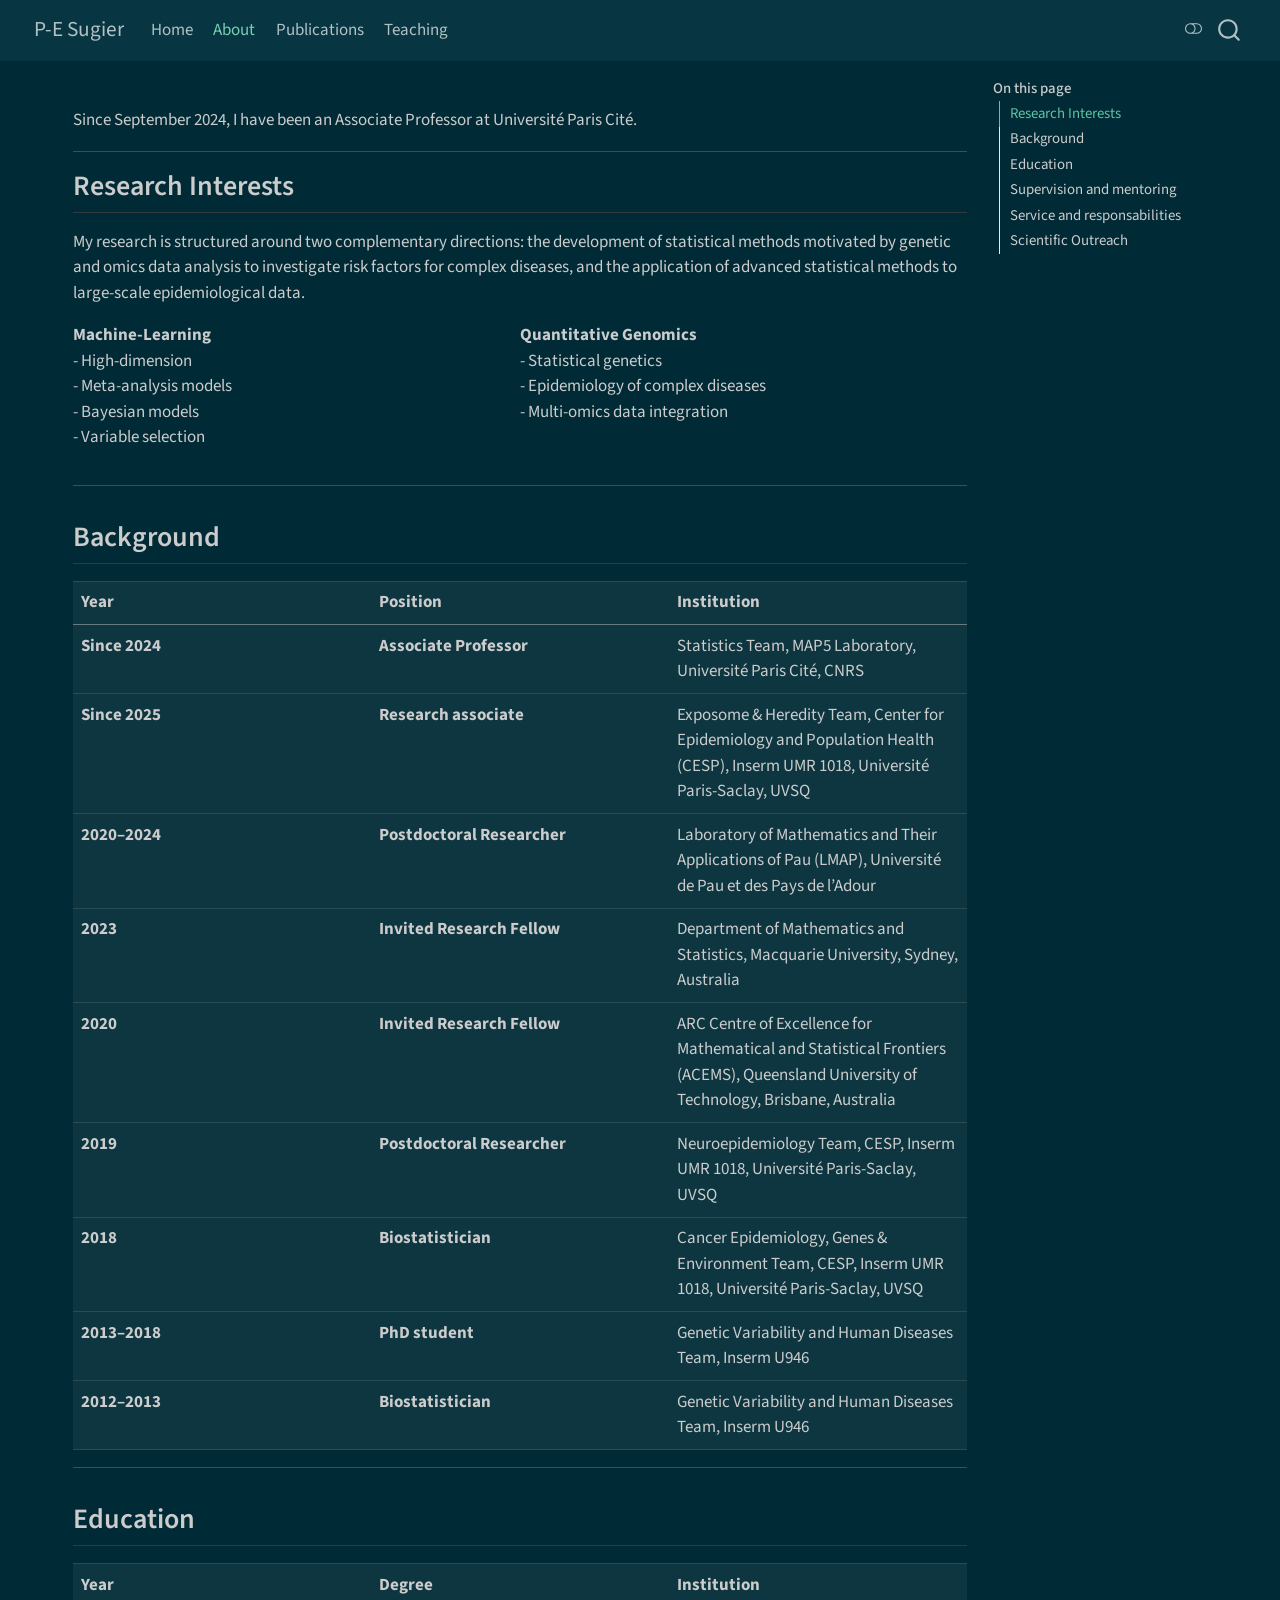
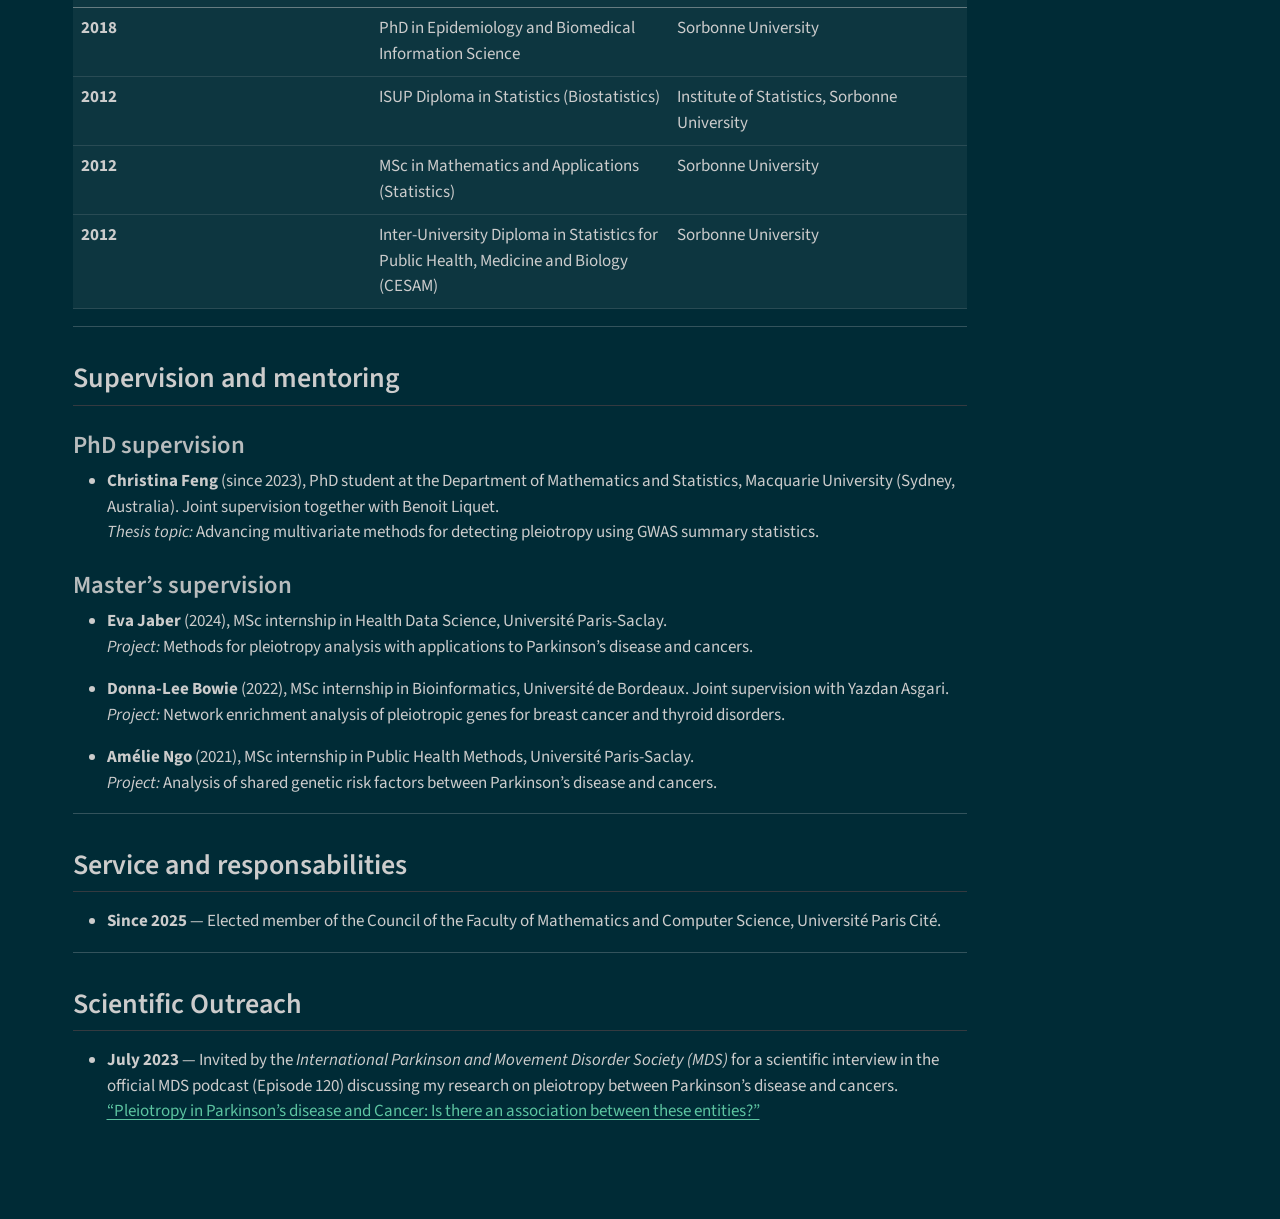
<file: docs/curriculum.html>
<!DOCTYPE html>
<html xmlns="http://www.w3.org/1999/xhtml" lang="en" xml:lang="en"><head>

<meta charset="utf-8">
<meta name="generator" content="quarto-1.8.25">

<meta name="viewport" content="width=device-width, initial-scale=1.0, user-scalable=yes">


<title>curriculum – P-E Sugier</title>
<style>
code{white-space: pre-wrap;}
span.smallcaps{font-variant: small-caps;}
div.columns{display: flex; gap: min(4vw, 1.5em);}
div.column{flex: auto; overflow-x: auto;}
div.hanging-indent{margin-left: 1.5em; text-indent: -1.5em;}
ul.task-list{list-style: none;}
ul.task-list li input[type="checkbox"] {
  width: 0.8em;
  margin: 0 0.8em 0.2em -1em; /* quarto-specific, see https://github.com/quarto-dev/quarto-cli/issues/4556 */ 
  vertical-align: middle;
}
</style>


<script src="site_libs/quarto-nav/quarto-nav.js"></script>
<script src="site_libs/quarto-nav/headroom.min.js"></script>
<script src="site_libs/clipboard/clipboard.min.js"></script>
<script src="site_libs/quarto-search/autocomplete.umd.js"></script>
<script src="site_libs/quarto-search/fuse.min.js"></script>
<script src="site_libs/quarto-search/quarto-search.js"></script>
<meta name="quarto:offset" content="./">
<script src="site_libs/quarto-html/quarto.js" type="module"></script>
<script src="site_libs/quarto-html/tabsets/tabsets.js" type="module"></script>
<script src="site_libs/quarto-html/axe/axe-check.js" type="module"></script>
<script src="site_libs/quarto-html/popper.min.js"></script>
<script src="site_libs/quarto-html/tippy.umd.min.js"></script>
<script src="site_libs/quarto-html/anchor.min.js"></script>
<link href="site_libs/quarto-html/tippy.css" rel="stylesheet">
<link href="site_libs/quarto-html/quarto-syntax-highlighting-7b89279ff1a6dce999919e0e67d4d9ec.css" rel="stylesheet" class="quarto-color-scheme" id="quarto-text-highlighting-styles">
<link href="site_libs/quarto-html/quarto-syntax-highlighting-dark-707d8167ce6003fca903bfe2be84ab7f.css" rel="stylesheet" class="quarto-color-scheme quarto-color-alternate" id="quarto-text-highlighting-styles">
<link href="site_libs/quarto-html/quarto-syntax-highlighting-7b89279ff1a6dce999919e0e67d4d9ec.css" rel="stylesheet" class="quarto-color-scheme-extra" id="quarto-text-highlighting-styles">
<script src="site_libs/bootstrap/bootstrap.min.js"></script>
<link href="site_libs/bootstrap/bootstrap-icons.css" rel="stylesheet">
<link href="site_libs/bootstrap/bootstrap-0c00389b879298299dc4b18f8c7d841e.min.css" rel="stylesheet" append-hash="true" class="quarto-color-scheme" id="quarto-bootstrap" data-mode="dark">
<link href="site_libs/bootstrap/bootstrap-dark-afa1767ab894c633a6efdfa517d42c1b.min.css" rel="stylesheet" append-hash="true" class="quarto-color-scheme quarto-color-alternate" id="quarto-bootstrap" data-mode="dark">
<link href="site_libs/bootstrap/bootstrap-0c00389b879298299dc4b18f8c7d841e.min.css" rel="stylesheet" append-hash="true" class="quarto-color-scheme-extra" id="quarto-bootstrap" data-mode="dark">
<script id="quarto-search-options" type="application/json">{
  "location": "navbar",
  "copy-button": false,
  "collapse-after": 3,
  "panel-placement": "end",
  "type": "overlay",
  "limit": 50,
  "keyboard-shortcut": [
    "f",
    "/",
    "s"
  ],
  "show-item-context": false,
  "language": {
    "search-no-results-text": "No results",
    "search-matching-documents-text": "matching documents",
    "search-copy-link-title": "Copy link to search",
    "search-hide-matches-text": "Hide additional matches",
    "search-more-match-text": "more match in this document",
    "search-more-matches-text": "more matches in this document",
    "search-clear-button-title": "Clear",
    "search-text-placeholder": "",
    "search-detached-cancel-button-title": "Cancel",
    "search-submit-button-title": "Submit",
    "search-label": "Search"
  }
}</script>


<link rel="stylesheet" href="styles.css">
<link rel="stylesheet" href="curriculum.css">
</head>

<body class="nav-fixed quarto-light"><script id="quarto-html-before-body" type="application/javascript">
    const toggleBodyColorMode = (bsSheetEl) => {
      const mode = bsSheetEl.getAttribute("data-mode");
      const bodyEl = window.document.querySelector("body");
      if (mode === "dark") {
        bodyEl.classList.add("quarto-dark");
        bodyEl.classList.remove("quarto-light");
      } else {
        bodyEl.classList.add("quarto-light");
        bodyEl.classList.remove("quarto-dark");
      }
    }
    const toggleBodyColorPrimary = () => {
      const bsSheetEl = window.document.querySelector("link#quarto-bootstrap:not([rel=disabled-stylesheet])");
      if (bsSheetEl) {
        toggleBodyColorMode(bsSheetEl);
      }
    }
    const setColorSchemeToggle = (alternate) => {
      const toggles = window.document.querySelectorAll('.quarto-color-scheme-toggle');
      for (let i=0; i < toggles.length; i++) {
        const toggle = toggles[i];
        if (toggle) {
          if (alternate) {
            toggle.classList.add("alternate");
          } else {
            toggle.classList.remove("alternate");
          }
        }
      }
    };
    const toggleColorMode = (alternate) => {
      // Switch the stylesheets
      const primaryStylesheets = window.document.querySelectorAll('link.quarto-color-scheme:not(.quarto-color-alternate)');
      const alternateStylesheets = window.document.querySelectorAll('link.quarto-color-scheme.quarto-color-alternate');
      manageTransitions('#quarto-margin-sidebar .nav-link', false);
      if (alternate) {
        // note: dark is layered on light, we don't disable primary!
        enableStylesheet(alternateStylesheets);
        for (const sheetNode of alternateStylesheets) {
          if (sheetNode.id === "quarto-bootstrap") {
            toggleBodyColorMode(sheetNode);
          }
        }
      } else {
        disableStylesheet(alternateStylesheets);
        enableStylesheet(primaryStylesheets)
        toggleBodyColorPrimary();
      }
      manageTransitions('#quarto-margin-sidebar .nav-link', true);
      // Switch the toggles
      setColorSchemeToggle(alternate)
      // Hack to workaround the fact that safari doesn't
      // properly recolor the scrollbar when toggling (#1455)
      if (navigator.userAgent.indexOf('Safari') > 0 && navigator.userAgent.indexOf('Chrome') == -1) {
        manageTransitions("body", false);
        window.scrollTo(0, 1);
        setTimeout(() => {
          window.scrollTo(0, 0);
          manageTransitions("body", true);
        }, 40);
      }
    }
    const disableStylesheet = (stylesheets) => {
      for (let i=0; i < stylesheets.length; i++) {
        const stylesheet = stylesheets[i];
        stylesheet.rel = 'disabled-stylesheet';
      }
    }
    const enableStylesheet = (stylesheets) => {
      for (let i=0; i < stylesheets.length; i++) {
        const stylesheet = stylesheets[i];
        if(stylesheet.rel !== 'stylesheet') { // for Chrome, which will still FOUC without this check
          stylesheet.rel = 'stylesheet';
        }
      }
    }
    const manageTransitions = (selector, allowTransitions) => {
      const els = window.document.querySelectorAll(selector);
      for (let i=0; i < els.length; i++) {
        const el = els[i];
        if (allowTransitions) {
          el.classList.remove('notransition');
        } else {
          el.classList.add('notransition');
        }
      }
    }
    const isFileUrl = () => {
      return window.location.protocol === 'file:';
    }
    const hasAlternateSentinel = () => {
      let styleSentinel = getColorSchemeSentinel();
      if (styleSentinel !== null) {
        return styleSentinel === "alternate";
      } else {
        return false;
      }
    }
    const setStyleSentinel = (alternate) => {
      const value = alternate ? "alternate" : "default";
      if (!isFileUrl()) {
        window.localStorage.setItem("quarto-color-scheme", value);
      } else {
        localAlternateSentinel = value;
      }
    }
    const getColorSchemeSentinel = () => {
      if (!isFileUrl()) {
        const storageValue = window.localStorage.getItem("quarto-color-scheme");
        return storageValue != null ? storageValue : localAlternateSentinel;
      } else {
        return localAlternateSentinel;
      }
    }
    const toggleGiscusIfUsed = (isAlternate, darkModeDefault) => {
      const baseTheme = document.querySelector('#giscus-base-theme')?.value ?? 'light';
      const alternateTheme = document.querySelector('#giscus-alt-theme')?.value ?? 'dark';
      let newTheme = '';
      if(authorPrefersDark) {
        newTheme = isAlternate ? baseTheme : alternateTheme;
      } else {
        newTheme = isAlternate ? alternateTheme : baseTheme;
      }
      const changeGiscusTheme = () => {
        // From: https://github.com/giscus/giscus/issues/336
        const sendMessage = (message) => {
          const iframe = document.querySelector('iframe.giscus-frame');
          if (!iframe) return;
          iframe.contentWindow.postMessage({ giscus: message }, 'https://giscus.app');
        }
        sendMessage({
          setConfig: {
            theme: newTheme
          }
        });
      }
      const isGiscussLoaded = window.document.querySelector('iframe.giscus-frame') !== null;
      if (isGiscussLoaded) {
        changeGiscusTheme();
      }
    };
    const authorPrefersDark = false;
    const darkModeDefault = authorPrefersDark;
      document.querySelector('link#quarto-text-highlighting-styles.quarto-color-scheme-extra').rel = 'disabled-stylesheet';
      document.querySelector('link#quarto-bootstrap.quarto-color-scheme-extra').rel = 'disabled-stylesheet';
    let localAlternateSentinel = darkModeDefault ? 'alternate' : 'default';
    // Dark / light mode switch
    window.quartoToggleColorScheme = () => {
      // Read the current dark / light value
      let toAlternate = !hasAlternateSentinel();
      toggleColorMode(toAlternate);
      setStyleSentinel(toAlternate);
      toggleGiscusIfUsed(toAlternate, darkModeDefault);
      window.dispatchEvent(new Event('resize'));
    };
    // Switch to dark mode if need be
    if (hasAlternateSentinel()) {
      toggleColorMode(true);
    } else {
      toggleColorMode(false);
    }
  </script>

<div id="quarto-search-results"></div>
  <header id="quarto-header" class="headroom fixed-top">
    <nav class="navbar navbar-expand-lg " data-bs-theme="dark">
      <div class="navbar-container container-fluid">
      <div class="navbar-brand-container mx-auto">
    <a href="./index.html" class="navbar-brand navbar-brand-logo">
    </a>
    <a class="navbar-brand" href="./index.html">
    <span class="navbar-title">P-E Sugier</span>
    </a>
  </div>
            <div id="quarto-search" class="" title="Search"></div>
          <button class="navbar-toggler" type="button" data-bs-toggle="collapse" data-bs-target="#navbarCollapse" aria-controls="navbarCollapse" role="menu" aria-expanded="false" aria-label="Toggle navigation" onclick="if (window.quartoToggleHeadroom) { window.quartoToggleHeadroom(); }">
  <span class="navbar-toggler-icon"></span>
</button>
          <div class="collapse navbar-collapse" id="navbarCollapse">
            <ul class="navbar-nav navbar-nav-scroll me-auto">
  <li class="nav-item">
    <a class="nav-link" href="./index.html"> 
<span class="menu-text">Home</span></a>
  </li>  
  <li class="nav-item">
    <a class="nav-link active" href="./curriculum.html" aria-current="page"> 
<span class="menu-text">About</span></a>
  </li>  
  <li class="nav-item">
    <a class="nav-link" href="./publications.html"> 
<span class="menu-text">Publications</span></a>
  </li>  
  <li class="nav-item">
    <a class="nav-link" href="./enseignement.html"> 
<span class="menu-text">Teaching</span></a>
  </li>  
</ul>
          </div> <!-- /navcollapse -->
            <div class="quarto-navbar-tools">
  <a href="" class="quarto-color-scheme-toggle quarto-navigation-tool  px-1" onclick="window.quartoToggleColorScheme(); return false;" title="Toggle dark mode"><i class="bi"></i></a>
</div>
      </div> <!-- /container-fluid -->
    </nav>
</header>
<!-- content -->
<div id="quarto-content" class="quarto-container page-columns page-rows-contents page-layout-full page-navbar">
<!-- sidebar -->
<!-- margin-sidebar -->
    <div id="quarto-margin-sidebar" class="sidebar margin-sidebar">
        <nav id="TOC" role="doc-toc" class="toc-active">
    <h2 id="toc-title">On this page</h2>
   
  <ul>
  <li><a href="#research-interests" id="toc-research-interests" class="nav-link active" data-scroll-target="#research-interests">Research Interests</a></li>
  <li><a href="#background" id="toc-background" class="nav-link" data-scroll-target="#background">Background</a></li>
  <li><a href="#education" id="toc-education" class="nav-link" data-scroll-target="#education">Education</a></li>
  <li><a href="#supervision-and-mentoring" id="toc-supervision-and-mentoring" class="nav-link" data-scroll-target="#supervision-and-mentoring">Supervision and mentoring</a>
  <ul class="collapse">
  <li><a href="#phd-supervision" id="toc-phd-supervision" class="nav-link" data-scroll-target="#phd-supervision">PhD supervision</a></li>
  <li><a href="#masters-supervision" id="toc-masters-supervision" class="nav-link" data-scroll-target="#masters-supervision">Master’s supervision</a></li>
  </ul></li>
  <li><a href="#service-and-responsabilities" id="toc-service-and-responsabilities" class="nav-link" data-scroll-target="#service-and-responsabilities">Service and responsabilities</a></li>
  <li><a href="#scientific-outreach" id="toc-scientific-outreach" class="nav-link" data-scroll-target="#scientific-outreach">Scientific Outreach</a></li>
  </ul>
</nav>
    </div>
<!-- main -->
<main class="content column-page-left" id="quarto-document-content"><header id="title-block-header" class="quarto-title-block"></header>





<p>Since September 2024, I have been an Associate Professor at Université Paris Cité.</p>
<hr>
<section id="research-interests" class="level2">
<h2 class="anchored" data-anchor-id="research-interests">Research Interests</h2>
<p>My research is structured around two complementary directions: the development of statistical methods motivated by genetic and omics data analysis to investigate risk factors for complex diseases, and the application of advanced statistical methods to large-scale epidemiological data.</p>
<div class="columns">
<div class="column" style="width:50%;">
<p><strong>Machine-Learning</strong><br>
- High-dimension<br>
- Meta-analysis models<br>
- Bayesian models<br>
- Variable selection</p>
</div><div class="column" style="width:50%;">
<p><strong>Quantitative Genomics</strong><br>
- Statistical genetics<br>
- Epidemiology of complex diseases<br>
- Multi-omics data integration</p>
</div>
</div>
<hr>
</section>
<section id="background" class="level2">
<h2 class="anchored" data-anchor-id="background">Background</h2>
<table class="caption-top table">
<colgroup>
<col style="width: 33%">
<col style="width: 33%">
<col style="width: 33%">
</colgroup>
<thead>
<tr class="header">
<th>Year</th>
<th>Position</th>
<th>Institution</th>
</tr>
</thead>
<tbody>
<tr class="odd">
<td><strong>Since 2024</strong></td>
<td><strong>Associate Professor</strong></td>
<td>Statistics Team, MAP5 Laboratory, Université Paris Cité, CNRS</td>
</tr>
<tr class="even">
<td><strong>Since 2025</strong></td>
<td><strong>Research associate</strong></td>
<td>Exposome &amp; Heredity Team, Center for Epidemiology and Population Health (CESP), Inserm UMR 1018, Université Paris-Saclay, UVSQ</td>
</tr>
<tr class="odd">
<td><strong>2020–2024</strong></td>
<td><strong>Postdoctoral Researcher</strong></td>
<td>Laboratory of Mathematics and Their Applications of Pau (LMAP), Université de Pau et des Pays de l’Adour</td>
</tr>
<tr class="even">
<td><strong>2023</strong></td>
<td><strong>Invited Research Fellow</strong></td>
<td>Department of Mathematics and Statistics, Macquarie University, Sydney, Australia</td>
</tr>
<tr class="odd">
<td><strong>2020</strong></td>
<td><strong>Invited Research Fellow</strong></td>
<td>ARC Centre of Excellence for Mathematical and Statistical Frontiers (ACEMS), Queensland University of Technology, Brisbane, Australia</td>
</tr>
<tr class="even">
<td><strong>2019</strong></td>
<td><strong>Postdoctoral Researcher</strong></td>
<td>Neuroepidemiology Team, CESP, Inserm UMR 1018, Université Paris-Saclay, UVSQ</td>
</tr>
<tr class="odd">
<td><strong>2018</strong></td>
<td><strong>Biostatistician</strong></td>
<td>Cancer Epidemiology, Genes &amp; Environment Team, CESP, Inserm UMR 1018, Université Paris-Saclay, UVSQ</td>
</tr>
<tr class="even">
<td><strong>2013–2018</strong></td>
<td><strong>PhD student</strong></td>
<td>Genetic Variability and Human Diseases Team, Inserm U946</td>
</tr>
<tr class="odd">
<td><strong>2012–2013</strong></td>
<td><strong>Biostatistician</strong></td>
<td>Genetic Variability and Human Diseases Team, Inserm U946</td>
</tr>
</tbody>
</table>
<hr>
</section>
<section id="education" class="level2">
<h2 class="anchored" data-anchor-id="education">Education</h2>
<table class="caption-top table">
<colgroup>
<col style="width: 33%">
<col style="width: 33%">
<col style="width: 33%">
</colgroup>
<thead>
<tr class="header">
<th>Year</th>
<th>Degree</th>
<th>Institution</th>
</tr>
</thead>
<tbody>
<tr class="odd">
<td><strong>2018</strong></td>
<td>PhD in Epidemiology and Biomedical Information Science</td>
<td>Sorbonne University</td>
</tr>
<tr class="even">
<td><strong>2012</strong></td>
<td>ISUP Diploma in Statistics (Biostatistics)</td>
<td>Institute of Statistics, Sorbonne University</td>
</tr>
<tr class="odd">
<td><strong>2012</strong></td>
<td>MSc in Mathematics and Applications (Statistics)</td>
<td>Sorbonne University</td>
</tr>
<tr class="even">
<td><strong>2012</strong></td>
<td>Inter-University Diploma in Statistics for Public Health, Medicine and Biology (CESAM)</td>
<td>Sorbonne University</td>
</tr>
</tbody>
</table>
<hr>
</section>
<section id="supervision-and-mentoring" class="level2">
<h2 class="anchored" data-anchor-id="supervision-and-mentoring">Supervision and mentoring</h2>
<section id="phd-supervision" class="level3">
<h3 class="anchored" data-anchor-id="phd-supervision">PhD supervision</h3>
<ul>
<li><strong>Christina Feng</strong> (since 2023), PhD student at the Department of Mathematics and Statistics, Macquarie University (Sydney, Australia). Joint supervision together with Benoit Liquet.<br>
<em>Thesis topic:</em> Advancing multivariate methods for detecting pleiotropy using GWAS summary statistics.</li>
</ul>
</section>
<section id="masters-supervision" class="level3">
<h3 class="anchored" data-anchor-id="masters-supervision">Master’s supervision</h3>
<ul>
<li><p><strong>Eva Jaber</strong> (2024), MSc internship in Health Data Science, Université Paris-Saclay.<br>
<em>Project:</em> Methods for pleiotropy analysis with applications to Parkinson’s disease and cancers.</p></li>
<li><p><strong>Donna-Lee Bowie</strong> (2022), MSc internship in Bioinformatics, Université de Bordeaux. Joint supervision with Yazdan Asgari. <em>Project:</em> Network enrichment analysis of pleiotropic genes for breast cancer and thyroid disorders.</p></li>
<li><p><strong>Amélie Ngo</strong> (2021), MSc internship in Public Health Methods, Université Paris-Saclay.<br>
<em>Project:</em> Analysis of shared genetic risk factors between Parkinson’s disease and cancers.</p></li>
</ul>
<hr>
</section>
</section>
<section id="service-and-responsabilities" class="level2">
<h2 class="anchored" data-anchor-id="service-and-responsabilities">Service and responsabilities</h2>
<ul>
<li><strong>Since 2025</strong> — Elected member of the Council of the Faculty of Mathematics and Computer Science, Université Paris Cité.</li>
</ul>
<hr>
</section>
<section id="scientific-outreach" class="level2">
<h2 class="anchored" data-anchor-id="scientific-outreach">Scientific Outreach</h2>
<ul>
<li><strong>July 2023</strong> — Invited by the <em>International Parkinson and Movement Disorder Society (MDS)</em> for a scientific interview in the official MDS podcast (Episode 120) discussing my research on pleiotropy between Parkinson’s disease and cancers.<br>
<a href="https://www.movementdisorders.org/Podcasts/Pleiotropy-in-Parkinsons-disease-and-Cancer-Is-there-an-association-between-these-entities.htm">“Pleiotropy in Parkinson’s disease and Cancer: Is there an association between these entities?”</a></li>
</ul>


</section>

</main> <!-- /main -->
<script id="quarto-html-after-body" type="application/javascript">
  window.document.addEventListener("DOMContentLoaded", function (event) {
    // Ensure there is a toggle, if there isn't float one in the top right
    if (window.document.querySelector('.quarto-color-scheme-toggle') === null) {
      const a = window.document.createElement('a');
      a.classList.add('top-right');
      a.classList.add('quarto-color-scheme-toggle');
      a.href = "";
      a.onclick = function() { try { window.quartoToggleColorScheme(); } catch {} return false; };
      const i = window.document.createElement("i");
      i.classList.add('bi');
      a.appendChild(i);
      window.document.body.appendChild(a);
    }
    setColorSchemeToggle(hasAlternateSentinel())
    const icon = "";
    const anchorJS = new window.AnchorJS();
    anchorJS.options = {
      placement: 'right',
      icon: icon
    };
    anchorJS.add('.anchored');
    const isCodeAnnotation = (el) => {
      for (const clz of el.classList) {
        if (clz.startsWith('code-annotation-')) {                     
          return true;
        }
      }
      return false;
    }
    const onCopySuccess = function(e) {
      // button target
      const button = e.trigger;
      // don't keep focus
      button.blur();
      // flash "checked"
      button.classList.add('code-copy-button-checked');
      var currentTitle = button.getAttribute("title");
      button.setAttribute("title", "Copied!");
      let tooltip;
      if (window.bootstrap) {
        button.setAttribute("data-bs-toggle", "tooltip");
        button.setAttribute("data-bs-placement", "left");
        button.setAttribute("data-bs-title", "Copied!");
        tooltip = new bootstrap.Tooltip(button, 
          { trigger: "manual", 
            customClass: "code-copy-button-tooltip",
            offset: [0, -8]});
        tooltip.show();    
      }
      setTimeout(function() {
        if (tooltip) {
          tooltip.hide();
          button.removeAttribute("data-bs-title");
          button.removeAttribute("data-bs-toggle");
          button.removeAttribute("data-bs-placement");
        }
        button.setAttribute("title", currentTitle);
        button.classList.remove('code-copy-button-checked');
      }, 1000);
      // clear code selection
      e.clearSelection();
    }
    const getTextToCopy = function(trigger) {
      const outerScaffold = trigger.parentElement.cloneNode(true);
      const codeEl = outerScaffold.querySelector('code');
      for (const childEl of codeEl.children) {
        if (isCodeAnnotation(childEl)) {
          childEl.remove();
        }
      }
      return codeEl.innerText;
    }
    const clipboard = new window.ClipboardJS('.code-copy-button:not([data-in-quarto-modal])', {
      text: getTextToCopy
    });
    clipboard.on('success', onCopySuccess);
    if (window.document.getElementById('quarto-embedded-source-code-modal')) {
      const clipboardModal = new window.ClipboardJS('.code-copy-button[data-in-quarto-modal]', {
        text: getTextToCopy,
        container: window.document.getElementById('quarto-embedded-source-code-modal')
      });
      clipboardModal.on('success', onCopySuccess);
    }
      var localhostRegex = new RegExp(/^(?:http|https):\/\/localhost\:?[0-9]*\//);
      var mailtoRegex = new RegExp(/^mailto:/);
        var filterRegex = new RegExp('/' + window.location.host + '/');
      var isInternal = (href) => {
          return filterRegex.test(href) || localhostRegex.test(href) || mailtoRegex.test(href);
      }
      // Inspect non-navigation links and adorn them if external
     var links = window.document.querySelectorAll('a[href]:not(.nav-link):not(.navbar-brand):not(.toc-action):not(.sidebar-link):not(.sidebar-item-toggle):not(.pagination-link):not(.no-external):not([aria-hidden]):not(.dropdown-item):not(.quarto-navigation-tool):not(.about-link)');
      for (var i=0; i<links.length; i++) {
        const link = links[i];
        if (!isInternal(link.href)) {
          // undo the damage that might have been done by quarto-nav.js in the case of
          // links that we want to consider external
          if (link.dataset.originalHref !== undefined) {
            link.href = link.dataset.originalHref;
          }
        }
      }
    function tippyHover(el, contentFn, onTriggerFn, onUntriggerFn) {
      const config = {
        allowHTML: true,
        maxWidth: 500,
        delay: 100,
        arrow: false,
        appendTo: function(el) {
            return el.parentElement;
        },
        interactive: true,
        interactiveBorder: 10,
        theme: 'quarto',
        placement: 'bottom-start',
      };
      if (contentFn) {
        config.content = contentFn;
      }
      if (onTriggerFn) {
        config.onTrigger = onTriggerFn;
      }
      if (onUntriggerFn) {
        config.onUntrigger = onUntriggerFn;
      }
      window.tippy(el, config); 
    }
    const noterefs = window.document.querySelectorAll('a[role="doc-noteref"]');
    for (var i=0; i<noterefs.length; i++) {
      const ref = noterefs[i];
      tippyHover(ref, function() {
        // use id or data attribute instead here
        let href = ref.getAttribute('data-footnote-href') || ref.getAttribute('href');
        try { href = new URL(href).hash; } catch {}
        const id = href.replace(/^#\/?/, "");
        const note = window.document.getElementById(id);
        if (note) {
          return note.innerHTML;
        } else {
          return "";
        }
      });
    }
    const xrefs = window.document.querySelectorAll('a.quarto-xref');
    const processXRef = (id, note) => {
      // Strip column container classes
      const stripColumnClz = (el) => {
        el.classList.remove("page-full", "page-columns");
        if (el.children) {
          for (const child of el.children) {
            stripColumnClz(child);
          }
        }
      }
      stripColumnClz(note)
      if (id === null || id.startsWith('sec-')) {
        // Special case sections, only their first couple elements
        const container = document.createElement("div");
        if (note.children && note.children.length > 2) {
          container.appendChild(note.children[0].cloneNode(true));
          for (let i = 1; i < note.children.length; i++) {
            const child = note.children[i];
            if (child.tagName === "P" && child.innerText === "") {
              continue;
            } else {
              container.appendChild(child.cloneNode(true));
              break;
            }
          }
          if (window.Quarto?.typesetMath) {
            window.Quarto.typesetMath(container);
          }
          return container.innerHTML
        } else {
          if (window.Quarto?.typesetMath) {
            window.Quarto.typesetMath(note);
          }
          return note.innerHTML;
        }
      } else {
        // Remove any anchor links if they are present
        const anchorLink = note.querySelector('a.anchorjs-link');
        if (anchorLink) {
          anchorLink.remove();
        }
        if (window.Quarto?.typesetMath) {
          window.Quarto.typesetMath(note);
        }
        if (note.classList.contains("callout")) {
          return note.outerHTML;
        } else {
          return note.innerHTML;
        }
      }
    }
    for (var i=0; i<xrefs.length; i++) {
      const xref = xrefs[i];
      tippyHover(xref, undefined, function(instance) {
        instance.disable();
        let url = xref.getAttribute('href');
        let hash = undefined; 
        if (url.startsWith('#')) {
          hash = url;
        } else {
          try { hash = new URL(url).hash; } catch {}
        }
        if (hash) {
          const id = hash.replace(/^#\/?/, "");
          const note = window.document.getElementById(id);
          if (note !== null) {
            try {
              const html = processXRef(id, note.cloneNode(true));
              instance.setContent(html);
            } finally {
              instance.enable();
              instance.show();
            }
          } else {
            // See if we can fetch this
            fetch(url.split('#')[0])
            .then(res => res.text())
            .then(html => {
              const parser = new DOMParser();
              const htmlDoc = parser.parseFromString(html, "text/html");
              const note = htmlDoc.getElementById(id);
              if (note !== null) {
                const html = processXRef(id, note);
                instance.setContent(html);
              } 
            }).finally(() => {
              instance.enable();
              instance.show();
            });
          }
        } else {
          // See if we can fetch a full url (with no hash to target)
          // This is a special case and we should probably do some content thinning / targeting
          fetch(url)
          .then(res => res.text())
          .then(html => {
            const parser = new DOMParser();
            const htmlDoc = parser.parseFromString(html, "text/html");
            const note = htmlDoc.querySelector('main.content');
            if (note !== null) {
              // This should only happen for chapter cross references
              // (since there is no id in the URL)
              // remove the first header
              if (note.children.length > 0 && note.children[0].tagName === "HEADER") {
                note.children[0].remove();
              }
              const html = processXRef(null, note);
              instance.setContent(html);
            } 
          }).finally(() => {
            instance.enable();
            instance.show();
          });
        }
      }, function(instance) {
      });
    }
        let selectedAnnoteEl;
        const selectorForAnnotation = ( cell, annotation) => {
          let cellAttr = 'data-code-cell="' + cell + '"';
          let lineAttr = 'data-code-annotation="' +  annotation + '"';
          const selector = 'span[' + cellAttr + '][' + lineAttr + ']';
          return selector;
        }
        const selectCodeLines = (annoteEl) => {
          const doc = window.document;
          const targetCell = annoteEl.getAttribute("data-target-cell");
          const targetAnnotation = annoteEl.getAttribute("data-target-annotation");
          const annoteSpan = window.document.querySelector(selectorForAnnotation(targetCell, targetAnnotation));
          const lines = annoteSpan.getAttribute("data-code-lines").split(",");
          const lineIds = lines.map((line) => {
            return targetCell + "-" + line;
          })
          let top = null;
          let height = null;
          let parent = null;
          if (lineIds.length > 0) {
              //compute the position of the single el (top and bottom and make a div)
              const el = window.document.getElementById(lineIds[0]);
              top = el.offsetTop;
              height = el.offsetHeight;
              parent = el.parentElement.parentElement;
            if (lineIds.length > 1) {
              const lastEl = window.document.getElementById(lineIds[lineIds.length - 1]);
              const bottom = lastEl.offsetTop + lastEl.offsetHeight;
              height = bottom - top;
            }
            if (top !== null && height !== null && parent !== null) {
              // cook up a div (if necessary) and position it 
              let div = window.document.getElementById("code-annotation-line-highlight");
              if (div === null) {
                div = window.document.createElement("div");
                div.setAttribute("id", "code-annotation-line-highlight");
                div.style.position = 'absolute';
                parent.appendChild(div);
              }
              div.style.top = top - 2 + "px";
              div.style.height = height + 4 + "px";
              div.style.left = 0;
              let gutterDiv = window.document.getElementById("code-annotation-line-highlight-gutter");
              if (gutterDiv === null) {
                gutterDiv = window.document.createElement("div");
                gutterDiv.setAttribute("id", "code-annotation-line-highlight-gutter");
                gutterDiv.style.position = 'absolute';
                const codeCell = window.document.getElementById(targetCell);
                const gutter = codeCell.querySelector('.code-annotation-gutter');
                gutter.appendChild(gutterDiv);
              }
              gutterDiv.style.top = top - 2 + "px";
              gutterDiv.style.height = height + 4 + "px";
            }
            selectedAnnoteEl = annoteEl;
          }
        };
        const unselectCodeLines = () => {
          const elementsIds = ["code-annotation-line-highlight", "code-annotation-line-highlight-gutter"];
          elementsIds.forEach((elId) => {
            const div = window.document.getElementById(elId);
            if (div) {
              div.remove();
            }
          });
          selectedAnnoteEl = undefined;
        };
          // Handle positioning of the toggle
      window.addEventListener(
        "resize",
        throttle(() => {
          elRect = undefined;
          if (selectedAnnoteEl) {
            selectCodeLines(selectedAnnoteEl);
          }
        }, 10)
      );
      function throttle(fn, ms) {
      let throttle = false;
      let timer;
        return (...args) => {
          if(!throttle) { // first call gets through
              fn.apply(this, args);
              throttle = true;
          } else { // all the others get throttled
              if(timer) clearTimeout(timer); // cancel #2
              timer = setTimeout(() => {
                fn.apply(this, args);
                timer = throttle = false;
              }, ms);
          }
        };
      }
        // Attach click handler to the DT
        const annoteDls = window.document.querySelectorAll('dt[data-target-cell]');
        for (const annoteDlNode of annoteDls) {
          annoteDlNode.addEventListener('click', (event) => {
            const clickedEl = event.target;
            if (clickedEl !== selectedAnnoteEl) {
              unselectCodeLines();
              const activeEl = window.document.querySelector('dt[data-target-cell].code-annotation-active');
              if (activeEl) {
                activeEl.classList.remove('code-annotation-active');
              }
              selectCodeLines(clickedEl);
              clickedEl.classList.add('code-annotation-active');
            } else {
              // Unselect the line
              unselectCodeLines();
              clickedEl.classList.remove('code-annotation-active');
            }
          });
        }
    const findCites = (el) => {
      const parentEl = el.parentElement;
      if (parentEl) {
        const cites = parentEl.dataset.cites;
        if (cites) {
          return {
            el,
            cites: cites.split(' ')
          };
        } else {
          return findCites(el.parentElement)
        }
      } else {
        return undefined;
      }
    };
    var bibliorefs = window.document.querySelectorAll('a[role="doc-biblioref"]');
    for (var i=0; i<bibliorefs.length; i++) {
      const ref = bibliorefs[i];
      const citeInfo = findCites(ref);
      if (citeInfo) {
        tippyHover(citeInfo.el, function() {
          var popup = window.document.createElement('div');
          citeInfo.cites.forEach(function(cite) {
            var citeDiv = window.document.createElement('div');
            citeDiv.classList.add('hanging-indent');
            citeDiv.classList.add('csl-entry');
            var biblioDiv = window.document.getElementById('ref-' + cite);
            if (biblioDiv) {
              citeDiv.innerHTML = biblioDiv.innerHTML;
            }
            popup.appendChild(citeDiv);
          });
          return popup.innerHTML;
        });
      }
    }
  });
  </script>
</div> <!-- /content -->




</body></html>
</file>
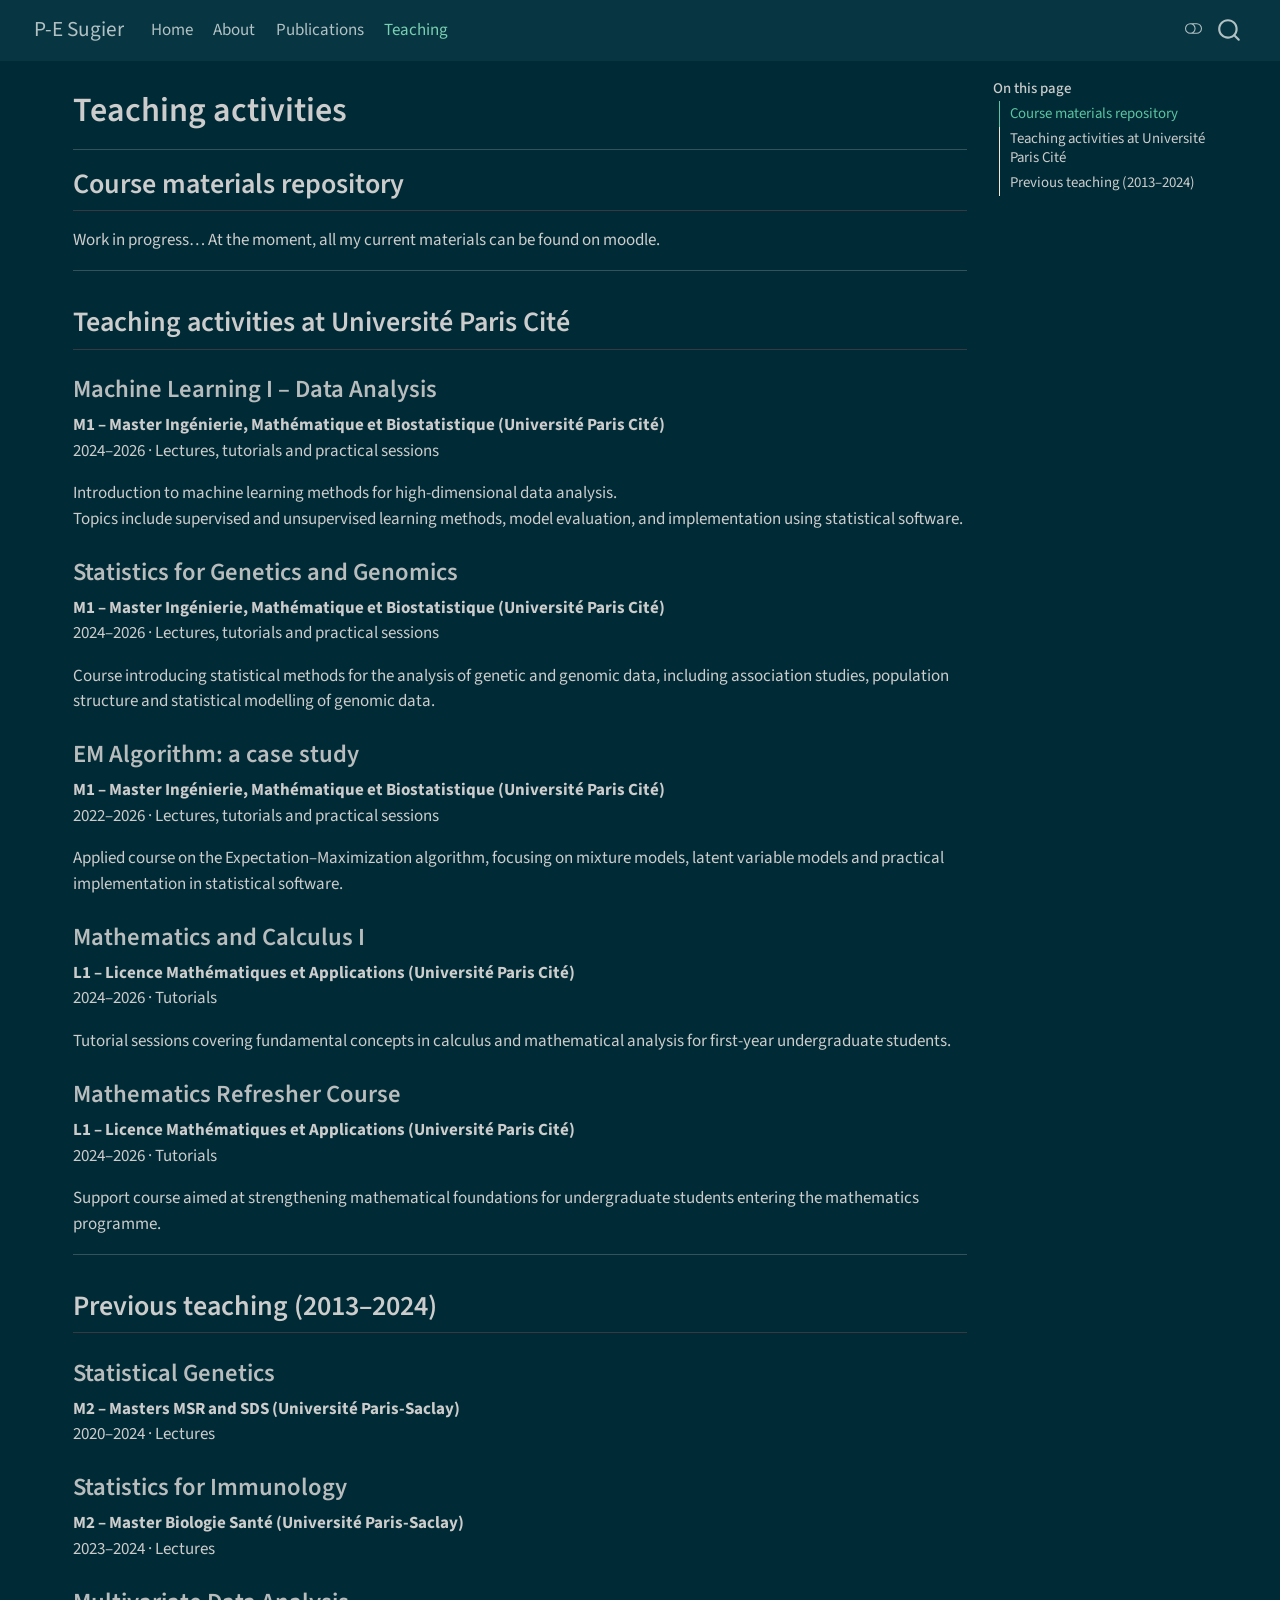
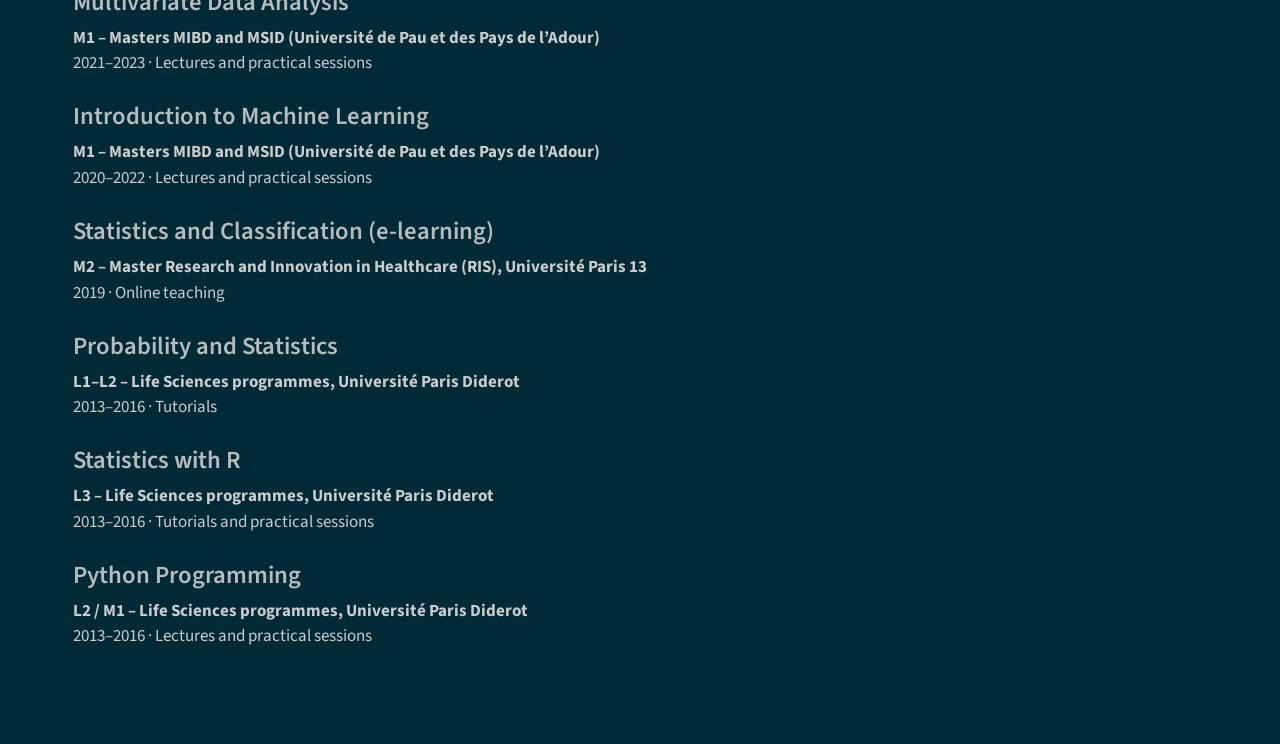
<file: docs/enseignement.html>
<!DOCTYPE html>
<html xmlns="http://www.w3.org/1999/xhtml" lang="en" xml:lang="en"><head>

<meta charset="utf-8">
<meta name="generator" content="quarto-1.8.25">

<meta name="viewport" content="width=device-width, initial-scale=1.0, user-scalable=yes">


<title>Teaching activities – P-E Sugier</title>
<style>
code{white-space: pre-wrap;}
span.smallcaps{font-variant: small-caps;}
div.columns{display: flex; gap: min(4vw, 1.5em);}
div.column{flex: auto; overflow-x: auto;}
div.hanging-indent{margin-left: 1.5em; text-indent: -1.5em;}
ul.task-list{list-style: none;}
ul.task-list li input[type="checkbox"] {
  width: 0.8em;
  margin: 0 0.8em 0.2em -1em; /* quarto-specific, see https://github.com/quarto-dev/quarto-cli/issues/4556 */ 
  vertical-align: middle;
}
</style>


<script src="site_libs/quarto-nav/quarto-nav.js"></script>
<script src="site_libs/quarto-nav/headroom.min.js"></script>
<script src="site_libs/clipboard/clipboard.min.js"></script>
<script src="site_libs/quarto-search/autocomplete.umd.js"></script>
<script src="site_libs/quarto-search/fuse.min.js"></script>
<script src="site_libs/quarto-search/quarto-search.js"></script>
<meta name="quarto:offset" content="./">
<script src="site_libs/quarto-html/quarto.js" type="module"></script>
<script src="site_libs/quarto-html/tabsets/tabsets.js" type="module"></script>
<script src="site_libs/quarto-html/axe/axe-check.js" type="module"></script>
<script src="site_libs/quarto-html/popper.min.js"></script>
<script src="site_libs/quarto-html/tippy.umd.min.js"></script>
<script src="site_libs/quarto-html/anchor.min.js"></script>
<link href="site_libs/quarto-html/tippy.css" rel="stylesheet">
<link href="site_libs/quarto-html/quarto-syntax-highlighting-7b89279ff1a6dce999919e0e67d4d9ec.css" rel="stylesheet" class="quarto-color-scheme" id="quarto-text-highlighting-styles">
<link href="site_libs/quarto-html/quarto-syntax-highlighting-dark-707d8167ce6003fca903bfe2be84ab7f.css" rel="stylesheet" class="quarto-color-scheme quarto-color-alternate" id="quarto-text-highlighting-styles">
<link href="site_libs/quarto-html/quarto-syntax-highlighting-7b89279ff1a6dce999919e0e67d4d9ec.css" rel="stylesheet" class="quarto-color-scheme-extra" id="quarto-text-highlighting-styles">
<script src="site_libs/bootstrap/bootstrap.min.js"></script>
<link href="site_libs/bootstrap/bootstrap-icons.css" rel="stylesheet">
<link href="site_libs/bootstrap/bootstrap-0c00389b879298299dc4b18f8c7d841e.min.css" rel="stylesheet" append-hash="true" class="quarto-color-scheme" id="quarto-bootstrap" data-mode="dark">
<link href="site_libs/bootstrap/bootstrap-dark-afa1767ab894c633a6efdfa517d42c1b.min.css" rel="stylesheet" append-hash="true" class="quarto-color-scheme quarto-color-alternate" id="quarto-bootstrap" data-mode="dark">
<link href="site_libs/bootstrap/bootstrap-0c00389b879298299dc4b18f8c7d841e.min.css" rel="stylesheet" append-hash="true" class="quarto-color-scheme-extra" id="quarto-bootstrap" data-mode="dark">
<script id="quarto-search-options" type="application/json">{
  "location": "navbar",
  "copy-button": false,
  "collapse-after": 3,
  "panel-placement": "end",
  "type": "overlay",
  "limit": 50,
  "keyboard-shortcut": [
    "f",
    "/",
    "s"
  ],
  "show-item-context": false,
  "language": {
    "search-no-results-text": "No results",
    "search-matching-documents-text": "matching documents",
    "search-copy-link-title": "Copy link to search",
    "search-hide-matches-text": "Hide additional matches",
    "search-more-match-text": "more match in this document",
    "search-more-matches-text": "more matches in this document",
    "search-clear-button-title": "Clear",
    "search-text-placeholder": "",
    "search-detached-cancel-button-title": "Cancel",
    "search-submit-button-title": "Submit",
    "search-label": "Search"
  }
}</script>


<link rel="stylesheet" href="styles.css">
</head>

<body class="nav-fixed quarto-light"><script id="quarto-html-before-body" type="application/javascript">
    const toggleBodyColorMode = (bsSheetEl) => {
      const mode = bsSheetEl.getAttribute("data-mode");
      const bodyEl = window.document.querySelector("body");
      if (mode === "dark") {
        bodyEl.classList.add("quarto-dark");
        bodyEl.classList.remove("quarto-light");
      } else {
        bodyEl.classList.add("quarto-light");
        bodyEl.classList.remove("quarto-dark");
      }
    }
    const toggleBodyColorPrimary = () => {
      const bsSheetEl = window.document.querySelector("link#quarto-bootstrap:not([rel=disabled-stylesheet])");
      if (bsSheetEl) {
        toggleBodyColorMode(bsSheetEl);
      }
    }
    const setColorSchemeToggle = (alternate) => {
      const toggles = window.document.querySelectorAll('.quarto-color-scheme-toggle');
      for (let i=0; i < toggles.length; i++) {
        const toggle = toggles[i];
        if (toggle) {
          if (alternate) {
            toggle.classList.add("alternate");
          } else {
            toggle.classList.remove("alternate");
          }
        }
      }
    };
    const toggleColorMode = (alternate) => {
      // Switch the stylesheets
      const primaryStylesheets = window.document.querySelectorAll('link.quarto-color-scheme:not(.quarto-color-alternate)');
      const alternateStylesheets = window.document.querySelectorAll('link.quarto-color-scheme.quarto-color-alternate');
      manageTransitions('#quarto-margin-sidebar .nav-link', false);
      if (alternate) {
        // note: dark is layered on light, we don't disable primary!
        enableStylesheet(alternateStylesheets);
        for (const sheetNode of alternateStylesheets) {
          if (sheetNode.id === "quarto-bootstrap") {
            toggleBodyColorMode(sheetNode);
          }
        }
      } else {
        disableStylesheet(alternateStylesheets);
        enableStylesheet(primaryStylesheets)
        toggleBodyColorPrimary();
      }
      manageTransitions('#quarto-margin-sidebar .nav-link', true);
      // Switch the toggles
      setColorSchemeToggle(alternate)
      // Hack to workaround the fact that safari doesn't
      // properly recolor the scrollbar when toggling (#1455)
      if (navigator.userAgent.indexOf('Safari') > 0 && navigator.userAgent.indexOf('Chrome') == -1) {
        manageTransitions("body", false);
        window.scrollTo(0, 1);
        setTimeout(() => {
          window.scrollTo(0, 0);
          manageTransitions("body", true);
        }, 40);
      }
    }
    const disableStylesheet = (stylesheets) => {
      for (let i=0; i < stylesheets.length; i++) {
        const stylesheet = stylesheets[i];
        stylesheet.rel = 'disabled-stylesheet';
      }
    }
    const enableStylesheet = (stylesheets) => {
      for (let i=0; i < stylesheets.length; i++) {
        const stylesheet = stylesheets[i];
        if(stylesheet.rel !== 'stylesheet') { // for Chrome, which will still FOUC without this check
          stylesheet.rel = 'stylesheet';
        }
      }
    }
    const manageTransitions = (selector, allowTransitions) => {
      const els = window.document.querySelectorAll(selector);
      for (let i=0; i < els.length; i++) {
        const el = els[i];
        if (allowTransitions) {
          el.classList.remove('notransition');
        } else {
          el.classList.add('notransition');
        }
      }
    }
    const isFileUrl = () => {
      return window.location.protocol === 'file:';
    }
    const hasAlternateSentinel = () => {
      let styleSentinel = getColorSchemeSentinel();
      if (styleSentinel !== null) {
        return styleSentinel === "alternate";
      } else {
        return false;
      }
    }
    const setStyleSentinel = (alternate) => {
      const value = alternate ? "alternate" : "default";
      if (!isFileUrl()) {
        window.localStorage.setItem("quarto-color-scheme", value);
      } else {
        localAlternateSentinel = value;
      }
    }
    const getColorSchemeSentinel = () => {
      if (!isFileUrl()) {
        const storageValue = window.localStorage.getItem("quarto-color-scheme");
        return storageValue != null ? storageValue : localAlternateSentinel;
      } else {
        return localAlternateSentinel;
      }
    }
    const toggleGiscusIfUsed = (isAlternate, darkModeDefault) => {
      const baseTheme = document.querySelector('#giscus-base-theme')?.value ?? 'light';
      const alternateTheme = document.querySelector('#giscus-alt-theme')?.value ?? 'dark';
      let newTheme = '';
      if(authorPrefersDark) {
        newTheme = isAlternate ? baseTheme : alternateTheme;
      } else {
        newTheme = isAlternate ? alternateTheme : baseTheme;
      }
      const changeGiscusTheme = () => {
        // From: https://github.com/giscus/giscus/issues/336
        const sendMessage = (message) => {
          const iframe = document.querySelector('iframe.giscus-frame');
          if (!iframe) return;
          iframe.contentWindow.postMessage({ giscus: message }, 'https://giscus.app');
        }
        sendMessage({
          setConfig: {
            theme: newTheme
          }
        });
      }
      const isGiscussLoaded = window.document.querySelector('iframe.giscus-frame') !== null;
      if (isGiscussLoaded) {
        changeGiscusTheme();
      }
    };
    const authorPrefersDark = false;
    const darkModeDefault = authorPrefersDark;
      document.querySelector('link#quarto-text-highlighting-styles.quarto-color-scheme-extra').rel = 'disabled-stylesheet';
      document.querySelector('link#quarto-bootstrap.quarto-color-scheme-extra').rel = 'disabled-stylesheet';
    let localAlternateSentinel = darkModeDefault ? 'alternate' : 'default';
    // Dark / light mode switch
    window.quartoToggleColorScheme = () => {
      // Read the current dark / light value
      let toAlternate = !hasAlternateSentinel();
      toggleColorMode(toAlternate);
      setStyleSentinel(toAlternate);
      toggleGiscusIfUsed(toAlternate, darkModeDefault);
      window.dispatchEvent(new Event('resize'));
    };
    // Switch to dark mode if need be
    if (hasAlternateSentinel()) {
      toggleColorMode(true);
    } else {
      toggleColorMode(false);
    }
  </script>

<div id="quarto-search-results"></div>
  <header id="quarto-header" class="headroom fixed-top">
    <nav class="navbar navbar-expand-lg " data-bs-theme="dark">
      <div class="navbar-container container-fluid">
      <div class="navbar-brand-container mx-auto">
    <a href="./index.html" class="navbar-brand navbar-brand-logo">
    </a>
    <a class="navbar-brand" href="./index.html">
    <span class="navbar-title">P-E Sugier</span>
    </a>
  </div>
            <div id="quarto-search" class="" title="Search"></div>
          <button class="navbar-toggler" type="button" data-bs-toggle="collapse" data-bs-target="#navbarCollapse" aria-controls="navbarCollapse" role="menu" aria-expanded="false" aria-label="Toggle navigation" onclick="if (window.quartoToggleHeadroom) { window.quartoToggleHeadroom(); }">
  <span class="navbar-toggler-icon"></span>
</button>
          <div class="collapse navbar-collapse" id="navbarCollapse">
            <ul class="navbar-nav navbar-nav-scroll me-auto">
  <li class="nav-item">
    <a class="nav-link" href="./index.html"> 
<span class="menu-text">Home</span></a>
  </li>  
  <li class="nav-item">
    <a class="nav-link" href="./curriculum.html"> 
<span class="menu-text">About</span></a>
  </li>  
  <li class="nav-item">
    <a class="nav-link" href="./publications.html"> 
<span class="menu-text">Publications</span></a>
  </li>  
  <li class="nav-item">
    <a class="nav-link active" href="./enseignement.html" aria-current="page"> 
<span class="menu-text">Teaching</span></a>
  </li>  
</ul>
          </div> <!-- /navcollapse -->
            <div class="quarto-navbar-tools">
  <a href="" class="quarto-color-scheme-toggle quarto-navigation-tool  px-1" onclick="window.quartoToggleColorScheme(); return false;" title="Toggle dark mode"><i class="bi"></i></a>
</div>
      </div> <!-- /container-fluid -->
    </nav>
</header>
<!-- content -->
<div id="quarto-content" class="quarto-container page-columns page-rows-contents page-layout-full page-navbar">
<!-- sidebar -->
<!-- margin-sidebar -->
    <div id="quarto-margin-sidebar" class="sidebar margin-sidebar">
        <nav id="TOC" role="doc-toc" class="toc-active">
    <h2 id="toc-title">On this page</h2>
   
  <ul>
  <li><a href="#course-materials-repository" id="toc-course-materials-repository" class="nav-link active" data-scroll-target="#course-materials-repository">Course materials repository</a></li>
  <li><a href="#teaching-activities-at-université-paris-cité" id="toc-teaching-activities-at-université-paris-cité" class="nav-link" data-scroll-target="#teaching-activities-at-université-paris-cité">Teaching activities at Université Paris Cité</a>
  <ul class="collapse">
  <li><a href="#machine-learning-i-data-analysis" id="toc-machine-learning-i-data-analysis" class="nav-link" data-scroll-target="#machine-learning-i-data-analysis">Machine Learning I – Data Analysis</a></li>
  <li><a href="#statistics-for-genetics-and-genomics" id="toc-statistics-for-genetics-and-genomics" class="nav-link" data-scroll-target="#statistics-for-genetics-and-genomics">Statistics for Genetics and Genomics</a></li>
  <li><a href="#em-algorithm-a-case-study" id="toc-em-algorithm-a-case-study" class="nav-link" data-scroll-target="#em-algorithm-a-case-study">EM Algorithm: a case study</a></li>
  <li><a href="#mathematics-and-calculus-i" id="toc-mathematics-and-calculus-i" class="nav-link" data-scroll-target="#mathematics-and-calculus-i">Mathematics and Calculus I</a></li>
  <li><a href="#mathematics-refresher-course" id="toc-mathematics-refresher-course" class="nav-link" data-scroll-target="#mathematics-refresher-course">Mathematics Refresher Course</a></li>
  </ul></li>
  <li><a href="#previous-teaching-20132024" id="toc-previous-teaching-20132024" class="nav-link" data-scroll-target="#previous-teaching-20132024">Previous teaching (2013–2024)</a>
  <ul class="collapse">
  <li><a href="#statistical-genetics" id="toc-statistical-genetics" class="nav-link" data-scroll-target="#statistical-genetics">Statistical Genetics</a></li>
  <li><a href="#statistics-for-immunology" id="toc-statistics-for-immunology" class="nav-link" data-scroll-target="#statistics-for-immunology">Statistics for Immunology</a></li>
  <li><a href="#multivariate-data-analysis" id="toc-multivariate-data-analysis" class="nav-link" data-scroll-target="#multivariate-data-analysis">Multivariate Data Analysis</a></li>
  <li><a href="#introduction-to-machine-learning" id="toc-introduction-to-machine-learning" class="nav-link" data-scroll-target="#introduction-to-machine-learning">Introduction to Machine Learning</a></li>
  <li><a href="#statistics-and-classification-e-learning" id="toc-statistics-and-classification-e-learning" class="nav-link" data-scroll-target="#statistics-and-classification-e-learning">Statistics and Classification (e-learning)</a></li>
  <li><a href="#probability-and-statistics" id="toc-probability-and-statistics" class="nav-link" data-scroll-target="#probability-and-statistics">Probability and Statistics</a></li>
  <li><a href="#statistics-with-r" id="toc-statistics-with-r" class="nav-link" data-scroll-target="#statistics-with-r">Statistics with R</a></li>
  <li><a href="#python-programming" id="toc-python-programming" class="nav-link" data-scroll-target="#python-programming">Python Programming</a></li>
  </ul></li>
  </ul>
</nav>
    </div>
<!-- main -->
<main class="content column-page-left" id="quarto-document-content">


<header id="title-block-header" class="quarto-title-block default">
<div class="quarto-title">
<h1 class="title">Teaching activities</h1>
</div>



<div class="quarto-title-meta column-page-left">

    
  
    
  </div>
  


</header>


<hr>
<section id="course-materials-repository" class="level2">
<h2 class="anchored" data-anchor-id="course-materials-repository">Course materials repository</h2>
<p>Work in progress… At the moment, all my current materials can be found on moodle.</p>
<hr>
</section>
<section id="teaching-activities-at-université-paris-cité" class="level2">
<h2 class="anchored" data-anchor-id="teaching-activities-at-université-paris-cité">Teaching activities at Université Paris Cité</h2>
<section id="machine-learning-i-data-analysis" class="level3">
<h3 class="anchored" data-anchor-id="machine-learning-i-data-analysis">Machine Learning I – Data Analysis</h3>
<p><strong>M1 – Master Ingénierie, Mathématique et Biostatistique (Université Paris Cité)</strong><br>
2024–2026 · Lectures, tutorials and practical sessions</p>
<p>Introduction to machine learning methods for high-dimensional data analysis.<br>
Topics include supervised and unsupervised learning methods, model evaluation, and implementation using statistical software.</p>
</section>
<section id="statistics-for-genetics-and-genomics" class="level3">
<h3 class="anchored" data-anchor-id="statistics-for-genetics-and-genomics">Statistics for Genetics and Genomics</h3>
<p><strong>M1 – Master Ingénierie, Mathématique et Biostatistique (Université Paris Cité)</strong><br>
2024–2026 · Lectures, tutorials and practical sessions</p>
<p>Course introducing statistical methods for the analysis of genetic and genomic data, including association studies, population structure and statistical modelling of genomic data.</p>
</section>
<section id="em-algorithm-a-case-study" class="level3">
<h3 class="anchored" data-anchor-id="em-algorithm-a-case-study">EM Algorithm: a case study</h3>
<p><strong>M1 – Master Ingénierie, Mathématique et Biostatistique (Université Paris Cité)</strong><br>
2022–2026 · Lectures, tutorials and practical sessions</p>
<p>Applied course on the Expectation–Maximization algorithm, focusing on mixture models, latent variable models and practical implementation in statistical software.</p>
</section>
<section id="mathematics-and-calculus-i" class="level3">
<h3 class="anchored" data-anchor-id="mathematics-and-calculus-i">Mathematics and Calculus I</h3>
<p><strong>L1 – Licence Mathématiques et Applications (Université Paris Cité)</strong><br>
2024–2026 · Tutorials</p>
<p>Tutorial sessions covering fundamental concepts in calculus and mathematical analysis for first-year undergraduate students.</p>
</section>
<section id="mathematics-refresher-course" class="level3">
<h3 class="anchored" data-anchor-id="mathematics-refresher-course">Mathematics Refresher Course</h3>
<p><strong>L1 – Licence Mathématiques et Applications (Université Paris Cité)</strong><br>
2024–2026 · Tutorials</p>
<p>Support course aimed at strengthening mathematical foundations for undergraduate students entering the mathematics programme.</p>
<hr>
</section>
</section>
<section id="previous-teaching-20132024" class="level2">
<h2 class="anchored" data-anchor-id="previous-teaching-20132024">Previous teaching (2013–2024)</h2>
<section id="statistical-genetics" class="level3">
<h3 class="anchored" data-anchor-id="statistical-genetics">Statistical Genetics</h3>
<p><strong>M2 – Masters MSR and SDS (Université Paris-Saclay)</strong><br>
2020–2024 · Lectures</p>
</section>
<section id="statistics-for-immunology" class="level3">
<h3 class="anchored" data-anchor-id="statistics-for-immunology">Statistics for Immunology</h3>
<p><strong>M2 – Master Biologie Santé (Université Paris-Saclay)</strong><br>
2023–2024 · Lectures</p>
</section>
<section id="multivariate-data-analysis" class="level3">
<h3 class="anchored" data-anchor-id="multivariate-data-analysis">Multivariate Data Analysis</h3>
<p><strong>M1 – Masters MIBD and MSID (Université de Pau et des Pays de l’Adour)</strong><br>
2021–2023 · Lectures and practical sessions</p>
</section>
<section id="introduction-to-machine-learning" class="level3">
<h3 class="anchored" data-anchor-id="introduction-to-machine-learning">Introduction to Machine Learning</h3>
<p><strong>M1 – Masters MIBD and MSID (Université de Pau et des Pays de l’Adour)</strong><br>
2020–2022 · Lectures and practical sessions</p>
</section>
<section id="statistics-and-classification-e-learning" class="level3">
<h3 class="anchored" data-anchor-id="statistics-and-classification-e-learning">Statistics and Classification (e-learning)</h3>
<p><strong>M2 – Master Research and Innovation in Healthcare (RIS), Université Paris 13</strong><br>
2019 · Online teaching</p>
</section>
<section id="probability-and-statistics" class="level3">
<h3 class="anchored" data-anchor-id="probability-and-statistics">Probability and Statistics</h3>
<p><strong>L1–L2 – Life Sciences programmes, Université Paris Diderot</strong><br>
2013–2016 · Tutorials</p>
</section>
<section id="statistics-with-r" class="level3">
<h3 class="anchored" data-anchor-id="statistics-with-r">Statistics with R</h3>
<p><strong>L3 – Life Sciences programmes, Université Paris Diderot</strong><br>
2013–2016 · Tutorials and practical sessions</p>
</section>
<section id="python-programming" class="level3">
<h3 class="anchored" data-anchor-id="python-programming">Python Programming</h3>
<p><strong>L2 / M1 – Life Sciences programmes, Université Paris Diderot</strong><br>
2013–2016 · Lectures and practical sessions</p>


</section>
</section>

</main> <!-- /main -->
<script id="quarto-html-after-body" type="application/javascript">
  window.document.addEventListener("DOMContentLoaded", function (event) {
    // Ensure there is a toggle, if there isn't float one in the top right
    if (window.document.querySelector('.quarto-color-scheme-toggle') === null) {
      const a = window.document.createElement('a');
      a.classList.add('top-right');
      a.classList.add('quarto-color-scheme-toggle');
      a.href = "";
      a.onclick = function() { try { window.quartoToggleColorScheme(); } catch {} return false; };
      const i = window.document.createElement("i");
      i.classList.add('bi');
      a.appendChild(i);
      window.document.body.appendChild(a);
    }
    setColorSchemeToggle(hasAlternateSentinel())
    const icon = "";
    const anchorJS = new window.AnchorJS();
    anchorJS.options = {
      placement: 'right',
      icon: icon
    };
    anchorJS.add('.anchored');
    const isCodeAnnotation = (el) => {
      for (const clz of el.classList) {
        if (clz.startsWith('code-annotation-')) {                     
          return true;
        }
      }
      return false;
    }
    const onCopySuccess = function(e) {
      // button target
      const button = e.trigger;
      // don't keep focus
      button.blur();
      // flash "checked"
      button.classList.add('code-copy-button-checked');
      var currentTitle = button.getAttribute("title");
      button.setAttribute("title", "Copied!");
      let tooltip;
      if (window.bootstrap) {
        button.setAttribute("data-bs-toggle", "tooltip");
        button.setAttribute("data-bs-placement", "left");
        button.setAttribute("data-bs-title", "Copied!");
        tooltip = new bootstrap.Tooltip(button, 
          { trigger: "manual", 
            customClass: "code-copy-button-tooltip",
            offset: [0, -8]});
        tooltip.show();    
      }
      setTimeout(function() {
        if (tooltip) {
          tooltip.hide();
          button.removeAttribute("data-bs-title");
          button.removeAttribute("data-bs-toggle");
          button.removeAttribute("data-bs-placement");
        }
        button.setAttribute("title", currentTitle);
        button.classList.remove('code-copy-button-checked');
      }, 1000);
      // clear code selection
      e.clearSelection();
    }
    const getTextToCopy = function(trigger) {
      const outerScaffold = trigger.parentElement.cloneNode(true);
      const codeEl = outerScaffold.querySelector('code');
      for (const childEl of codeEl.children) {
        if (isCodeAnnotation(childEl)) {
          childEl.remove();
        }
      }
      return codeEl.innerText;
    }
    const clipboard = new window.ClipboardJS('.code-copy-button:not([data-in-quarto-modal])', {
      text: getTextToCopy
    });
    clipboard.on('success', onCopySuccess);
    if (window.document.getElementById('quarto-embedded-source-code-modal')) {
      const clipboardModal = new window.ClipboardJS('.code-copy-button[data-in-quarto-modal]', {
        text: getTextToCopy,
        container: window.document.getElementById('quarto-embedded-source-code-modal')
      });
      clipboardModal.on('success', onCopySuccess);
    }
      var localhostRegex = new RegExp(/^(?:http|https):\/\/localhost\:?[0-9]*\//);
      var mailtoRegex = new RegExp(/^mailto:/);
        var filterRegex = new RegExp('/' + window.location.host + '/');
      var isInternal = (href) => {
          return filterRegex.test(href) || localhostRegex.test(href) || mailtoRegex.test(href);
      }
      // Inspect non-navigation links and adorn them if external
     var links = window.document.querySelectorAll('a[href]:not(.nav-link):not(.navbar-brand):not(.toc-action):not(.sidebar-link):not(.sidebar-item-toggle):not(.pagination-link):not(.no-external):not([aria-hidden]):not(.dropdown-item):not(.quarto-navigation-tool):not(.about-link)');
      for (var i=0; i<links.length; i++) {
        const link = links[i];
        if (!isInternal(link.href)) {
          // undo the damage that might have been done by quarto-nav.js in the case of
          // links that we want to consider external
          if (link.dataset.originalHref !== undefined) {
            link.href = link.dataset.originalHref;
          }
        }
      }
    function tippyHover(el, contentFn, onTriggerFn, onUntriggerFn) {
      const config = {
        allowHTML: true,
        maxWidth: 500,
        delay: 100,
        arrow: false,
        appendTo: function(el) {
            return el.parentElement;
        },
        interactive: true,
        interactiveBorder: 10,
        theme: 'quarto',
        placement: 'bottom-start',
      };
      if (contentFn) {
        config.content = contentFn;
      }
      if (onTriggerFn) {
        config.onTrigger = onTriggerFn;
      }
      if (onUntriggerFn) {
        config.onUntrigger = onUntriggerFn;
      }
      window.tippy(el, config); 
    }
    const noterefs = window.document.querySelectorAll('a[role="doc-noteref"]');
    for (var i=0; i<noterefs.length; i++) {
      const ref = noterefs[i];
      tippyHover(ref, function() {
        // use id or data attribute instead here
        let href = ref.getAttribute('data-footnote-href') || ref.getAttribute('href');
        try { href = new URL(href).hash; } catch {}
        const id = href.replace(/^#\/?/, "");
        const note = window.document.getElementById(id);
        if (note) {
          return note.innerHTML;
        } else {
          return "";
        }
      });
    }
    const xrefs = window.document.querySelectorAll('a.quarto-xref');
    const processXRef = (id, note) => {
      // Strip column container classes
      const stripColumnClz = (el) => {
        el.classList.remove("page-full", "page-columns");
        if (el.children) {
          for (const child of el.children) {
            stripColumnClz(child);
          }
        }
      }
      stripColumnClz(note)
      if (id === null || id.startsWith('sec-')) {
        // Special case sections, only their first couple elements
        const container = document.createElement("div");
        if (note.children && note.children.length > 2) {
          container.appendChild(note.children[0].cloneNode(true));
          for (let i = 1; i < note.children.length; i++) {
            const child = note.children[i];
            if (child.tagName === "P" && child.innerText === "") {
              continue;
            } else {
              container.appendChild(child.cloneNode(true));
              break;
            }
          }
          if (window.Quarto?.typesetMath) {
            window.Quarto.typesetMath(container);
          }
          return container.innerHTML
        } else {
          if (window.Quarto?.typesetMath) {
            window.Quarto.typesetMath(note);
          }
          return note.innerHTML;
        }
      } else {
        // Remove any anchor links if they are present
        const anchorLink = note.querySelector('a.anchorjs-link');
        if (anchorLink) {
          anchorLink.remove();
        }
        if (window.Quarto?.typesetMath) {
          window.Quarto.typesetMath(note);
        }
        if (note.classList.contains("callout")) {
          return note.outerHTML;
        } else {
          return note.innerHTML;
        }
      }
    }
    for (var i=0; i<xrefs.length; i++) {
      const xref = xrefs[i];
      tippyHover(xref, undefined, function(instance) {
        instance.disable();
        let url = xref.getAttribute('href');
        let hash = undefined; 
        if (url.startsWith('#')) {
          hash = url;
        } else {
          try { hash = new URL(url).hash; } catch {}
        }
        if (hash) {
          const id = hash.replace(/^#\/?/, "");
          const note = window.document.getElementById(id);
          if (note !== null) {
            try {
              const html = processXRef(id, note.cloneNode(true));
              instance.setContent(html);
            } finally {
              instance.enable();
              instance.show();
            }
          } else {
            // See if we can fetch this
            fetch(url.split('#')[0])
            .then(res => res.text())
            .then(html => {
              const parser = new DOMParser();
              const htmlDoc = parser.parseFromString(html, "text/html");
              const note = htmlDoc.getElementById(id);
              if (note !== null) {
                const html = processXRef(id, note);
                instance.setContent(html);
              } 
            }).finally(() => {
              instance.enable();
              instance.show();
            });
          }
        } else {
          // See if we can fetch a full url (with no hash to target)
          // This is a special case and we should probably do some content thinning / targeting
          fetch(url)
          .then(res => res.text())
          .then(html => {
            const parser = new DOMParser();
            const htmlDoc = parser.parseFromString(html, "text/html");
            const note = htmlDoc.querySelector('main.content');
            if (note !== null) {
              // This should only happen for chapter cross references
              // (since there is no id in the URL)
              // remove the first header
              if (note.children.length > 0 && note.children[0].tagName === "HEADER") {
                note.children[0].remove();
              }
              const html = processXRef(null, note);
              instance.setContent(html);
            } 
          }).finally(() => {
            instance.enable();
            instance.show();
          });
        }
      }, function(instance) {
      });
    }
        let selectedAnnoteEl;
        const selectorForAnnotation = ( cell, annotation) => {
          let cellAttr = 'data-code-cell="' + cell + '"';
          let lineAttr = 'data-code-annotation="' +  annotation + '"';
          const selector = 'span[' + cellAttr + '][' + lineAttr + ']';
          return selector;
        }
        const selectCodeLines = (annoteEl) => {
          const doc = window.document;
          const targetCell = annoteEl.getAttribute("data-target-cell");
          const targetAnnotation = annoteEl.getAttribute("data-target-annotation");
          const annoteSpan = window.document.querySelector(selectorForAnnotation(targetCell, targetAnnotation));
          const lines = annoteSpan.getAttribute("data-code-lines").split(",");
          const lineIds = lines.map((line) => {
            return targetCell + "-" + line;
          })
          let top = null;
          let height = null;
          let parent = null;
          if (lineIds.length > 0) {
              //compute the position of the single el (top and bottom and make a div)
              const el = window.document.getElementById(lineIds[0]);
              top = el.offsetTop;
              height = el.offsetHeight;
              parent = el.parentElement.parentElement;
            if (lineIds.length > 1) {
              const lastEl = window.document.getElementById(lineIds[lineIds.length - 1]);
              const bottom = lastEl.offsetTop + lastEl.offsetHeight;
              height = bottom - top;
            }
            if (top !== null && height !== null && parent !== null) {
              // cook up a div (if necessary) and position it 
              let div = window.document.getElementById("code-annotation-line-highlight");
              if (div === null) {
                div = window.document.createElement("div");
                div.setAttribute("id", "code-annotation-line-highlight");
                div.style.position = 'absolute';
                parent.appendChild(div);
              }
              div.style.top = top - 2 + "px";
              div.style.height = height + 4 + "px";
              div.style.left = 0;
              let gutterDiv = window.document.getElementById("code-annotation-line-highlight-gutter");
              if (gutterDiv === null) {
                gutterDiv = window.document.createElement("div");
                gutterDiv.setAttribute("id", "code-annotation-line-highlight-gutter");
                gutterDiv.style.position = 'absolute';
                const codeCell = window.document.getElementById(targetCell);
                const gutter = codeCell.querySelector('.code-annotation-gutter');
                gutter.appendChild(gutterDiv);
              }
              gutterDiv.style.top = top - 2 + "px";
              gutterDiv.style.height = height + 4 + "px";
            }
            selectedAnnoteEl = annoteEl;
          }
        };
        const unselectCodeLines = () => {
          const elementsIds = ["code-annotation-line-highlight", "code-annotation-line-highlight-gutter"];
          elementsIds.forEach((elId) => {
            const div = window.document.getElementById(elId);
            if (div) {
              div.remove();
            }
          });
          selectedAnnoteEl = undefined;
        };
          // Handle positioning of the toggle
      window.addEventListener(
        "resize",
        throttle(() => {
          elRect = undefined;
          if (selectedAnnoteEl) {
            selectCodeLines(selectedAnnoteEl);
          }
        }, 10)
      );
      function throttle(fn, ms) {
      let throttle = false;
      let timer;
        return (...args) => {
          if(!throttle) { // first call gets through
              fn.apply(this, args);
              throttle = true;
          } else { // all the others get throttled
              if(timer) clearTimeout(timer); // cancel #2
              timer = setTimeout(() => {
                fn.apply(this, args);
                timer = throttle = false;
              }, ms);
          }
        };
      }
        // Attach click handler to the DT
        const annoteDls = window.document.querySelectorAll('dt[data-target-cell]');
        for (const annoteDlNode of annoteDls) {
          annoteDlNode.addEventListener('click', (event) => {
            const clickedEl = event.target;
            if (clickedEl !== selectedAnnoteEl) {
              unselectCodeLines();
              const activeEl = window.document.querySelector('dt[data-target-cell].code-annotation-active');
              if (activeEl) {
                activeEl.classList.remove('code-annotation-active');
              }
              selectCodeLines(clickedEl);
              clickedEl.classList.add('code-annotation-active');
            } else {
              // Unselect the line
              unselectCodeLines();
              clickedEl.classList.remove('code-annotation-active');
            }
          });
        }
    const findCites = (el) => {
      const parentEl = el.parentElement;
      if (parentEl) {
        const cites = parentEl.dataset.cites;
        if (cites) {
          return {
            el,
            cites: cites.split(' ')
          };
        } else {
          return findCites(el.parentElement)
        }
      } else {
        return undefined;
      }
    };
    var bibliorefs = window.document.querySelectorAll('a[role="doc-biblioref"]');
    for (var i=0; i<bibliorefs.length; i++) {
      const ref = bibliorefs[i];
      const citeInfo = findCites(ref);
      if (citeInfo) {
        tippyHover(citeInfo.el, function() {
          var popup = window.document.createElement('div');
          citeInfo.cites.forEach(function(cite) {
            var citeDiv = window.document.createElement('div');
            citeDiv.classList.add('hanging-indent');
            citeDiv.classList.add('csl-entry');
            var biblioDiv = window.document.getElementById('ref-' + cite);
            if (biblioDiv) {
              citeDiv.innerHTML = biblioDiv.innerHTML;
            }
            popup.appendChild(citeDiv);
          });
          return popup.innerHTML;
        });
      }
    }
  });
  </script>
</div> <!-- /content -->




</body></html>
</file>
<file: docs/site_libs/quarto-html/tippy.css>
.tippy-box[data-animation=fade][data-state=hidden]{opacity:0}[data-tippy-root]{max-width:calc(100vw - 10px)}.tippy-box{position:relative;background-color:#333;color:#fff;border-radius:4px;font-size:14px;line-height:1.4;white-space:normal;outline:0;transition-property:transform,visibility,opacity}.tippy-box[data-placement^=top]>.tippy-arrow{bottom:0}.tippy-box[data-placement^=top]>.tippy-arrow:before{bottom:-7px;left:0;border-width:8px 8px 0;border-top-color:initial;transform-origin:center top}.tippy-box[data-placement^=bottom]>.tippy-arrow{top:0}.tippy-box[data-placement^=bottom]>.tippy-arrow:before{top:-7px;left:0;border-width:0 8px 8px;border-bottom-color:initial;transform-origin:center bottom}.tippy-box[data-placement^=left]>.tippy-arrow{right:0}.tippy-box[data-placement^=left]>.tippy-arrow:before{border-width:8px 0 8px 8px;border-left-color:initial;right:-7px;transform-origin:center left}.tippy-box[data-placement^=right]>.tippy-arrow{left:0}.tippy-box[data-placement^=right]>.tippy-arrow:before{left:-7px;border-width:8px 8px 8px 0;border-right-color:initial;transform-origin:center right}.tippy-box[data-inertia][data-state=visible]{transition-timing-function:cubic-bezier(.54,1.5,.38,1.11)}.tippy-arrow{width:16px;height:16px;color:#333}.tippy-arrow:before{content:"";position:absolute;border-color:transparent;border-style:solid}.tippy-content{position:relative;padding:5px 9px;z-index:1}
</file>
<file: docs/site_libs/quarto-html/quarto-syntax-highlighting-7b89279ff1a6dce999919e0e67d4d9ec.css>
/* quarto syntax highlight colors */
:root {
  --quarto-hl-ot-color: #003B4F;
  --quarto-hl-at-color: #657422;
  --quarto-hl-ss-color: #20794D;
  --quarto-hl-an-color: #5E5E5E;
  --quarto-hl-fu-color: #4758AB;
  --quarto-hl-st-color: #20794D;
  --quarto-hl-cf-color: #003B4F;
  --quarto-hl-op-color: #5E5E5E;
  --quarto-hl-er-color: #AD0000;
  --quarto-hl-bn-color: #AD0000;
  --quarto-hl-al-color: #AD0000;
  --quarto-hl-va-color: #111111;
  --quarto-hl-bu-color: inherit;
  --quarto-hl-ex-color: inherit;
  --quarto-hl-pp-color: #AD0000;
  --quarto-hl-in-color: #5E5E5E;
  --quarto-hl-vs-color: #20794D;
  --quarto-hl-wa-color: #5E5E5E;
  --quarto-hl-do-color: #5E5E5E;
  --quarto-hl-im-color: #00769E;
  --quarto-hl-ch-color: #20794D;
  --quarto-hl-dt-color: #AD0000;
  --quarto-hl-fl-color: #AD0000;
  --quarto-hl-co-color: #5E5E5E;
  --quarto-hl-cv-color: #5E5E5E;
  --quarto-hl-cn-color: #8f5902;
  --quarto-hl-sc-color: #5E5E5E;
  --quarto-hl-dv-color: #AD0000;
  --quarto-hl-kw-color: #003B4F;
}

/* other quarto variables */
:root {
  --quarto-font-monospace: SFMono-Regular, Menlo, Monaco, Consolas, "Liberation Mono", "Courier New", monospace;
}

/* syntax highlight based on Pandoc's rules */
pre > code.sourceCode > span {
  color: #003B4F;
}

code.sourceCode > span {
  color: #003B4F;
}

div.sourceCode,
div.sourceCode pre.sourceCode {
  color: #003B4F;
}

/* Normal */
code span {
  color: #003B4F;
}

/* Alert */
code span.al {
  color: #AD0000;
  font-style: inherit;
}

/* Annotation */
code span.an {
  color: #5E5E5E;
  font-style: inherit;
}

/* Attribute */
code span.at {
  color: #657422;
  font-style: inherit;
}

/* BaseN */
code span.bn {
  color: #AD0000;
  font-style: inherit;
}

/* BuiltIn */
code span.bu {
  font-style: inherit;
}

/* ControlFlow */
code span.cf {
  color: #003B4F;
  font-weight: bold;
  font-style: inherit;
}

/* Char */
code span.ch {
  color: #20794D;
  font-style: inherit;
}

/* Constant */
code span.cn {
  color: #8f5902;
  font-style: inherit;
}

/* Comment */
code span.co {
  color: #5E5E5E;
  font-style: inherit;
}

/* CommentVar */
code span.cv {
  color: #5E5E5E;
  font-style: italic;
}

/* Documentation */
code span.do {
  color: #5E5E5E;
  font-style: italic;
}

/* DataType */
code span.dt {
  color: #AD0000;
  font-style: inherit;
}

/* DecVal */
code span.dv {
  color: #AD0000;
  font-style: inherit;
}

/* Error */
code span.er {
  color: #AD0000;
  font-style: inherit;
}

/* Extension */
code span.ex {
  font-style: inherit;
}

/* Float */
code span.fl {
  color: #AD0000;
  font-style: inherit;
}

/* Function */
code span.fu {
  color: #4758AB;
  font-style: inherit;
}

/* Import */
code span.im {
  color: #00769E;
  font-style: inherit;
}

/* Information */
code span.in {
  color: #5E5E5E;
  font-style: inherit;
}

/* Keyword */
code span.kw {
  color: #003B4F;
  font-weight: bold;
  font-style: inherit;
}

/* Operator */
code span.op {
  color: #5E5E5E;
  font-style: inherit;
}

/* Other */
code span.ot {
  color: #003B4F;
  font-style: inherit;
}

/* Preprocessor */
code span.pp {
  color: #AD0000;
  font-style: inherit;
}

/* SpecialChar */
code span.sc {
  color: #5E5E5E;
  font-style: inherit;
}

/* SpecialString */
code span.ss {
  color: #20794D;
  font-style: inherit;
}

/* String */
code span.st {
  color: #20794D;
  font-style: inherit;
}

/* Variable */
code span.va {
  color: #111111;
  font-style: inherit;
}

/* VerbatimString */
code span.vs {
  color: #20794D;
  font-style: inherit;
}

/* Warning */
code span.wa {
  color: #5E5E5E;
  font-style: italic;
}

.prevent-inlining {
  content: "</";
}

/*# sourceMappingURL=3944bc705cfaf4c80e56f77c5205168a.css.map */
</file>
<file: docs/site_libs/quarto-html/quarto-syntax-highlighting-dark-707d8167ce6003fca903bfe2be84ab7f.css>
/* quarto syntax highlight colors */
:root {
  --quarto-hl-al-color: #f07178;
  --quarto-hl-an-color: #d4d0ab;
  --quarto-hl-at-color: #00e0e0;
  --quarto-hl-bn-color: #d4d0ab;
  --quarto-hl-bu-color: #abe338;
  --quarto-hl-ch-color: #abe338;
  --quarto-hl-co-color: #f8f8f2;
  --quarto-hl-cv-color: #ffd700;
  --quarto-hl-cn-color: #ffd700;
  --quarto-hl-cf-color: #ffa07a;
  --quarto-hl-dt-color: #ffa07a;
  --quarto-hl-dv-color: #d4d0ab;
  --quarto-hl-do-color: #f8f8f2;
  --quarto-hl-er-color: #f07178;
  --quarto-hl-ex-color: #00e0e0;
  --quarto-hl-fl-color: #d4d0ab;
  --quarto-hl-fu-color: #ffa07a;
  --quarto-hl-im-color: #abe338;
  --quarto-hl-in-color: #d4d0ab;
  --quarto-hl-kw-color: #ffa07a;
  --quarto-hl-op-color: #ffa07a;
  --quarto-hl-ot-color: #00e0e0;
  --quarto-hl-pp-color: #dcc6e0;
  --quarto-hl-re-color: #00e0e0;
  --quarto-hl-sc-color: #abe338;
  --quarto-hl-ss-color: #abe338;
  --quarto-hl-st-color: #abe338;
  --quarto-hl-va-color: #00e0e0;
  --quarto-hl-vs-color: #abe338;
  --quarto-hl-wa-color: #dcc6e0;
}

/* other quarto variables */
:root {
  --quarto-font-monospace: SFMono-Regular, Menlo, Monaco, Consolas, "Liberation Mono", "Courier New", monospace;
}

/* syntax highlight based on Pandoc's rules */
pre > code.sourceCode > span {
  color: #f8f8f2;
}

code.sourceCode > span {
  color: #f8f8f2;
}

div.sourceCode,
div.sourceCode pre.sourceCode {
  color: #f8f8f2;
}

/* Normal */
code span {
  color: #f8f8f2;
}

/* Alert */
code span.al {
  color: #f07178;
}

/* Annotation */
code span.an {
  color: #d4d0ab;
}

/* Attribute */
code span.at {
  color: #00e0e0;
}

/* BaseN */
code span.bn {
  color: #d4d0ab;
}

/* BuiltIn */
code span.bu {
  color: #abe338;
}

/* ControlFlow */
code span.cf {
  font-weight: bold;
  color: #ffa07a;
}

/* Char */
code span.ch {
  color: #abe338;
}

/* Constant */
code span.cn {
  color: #ffd700;
}

/* Comment */
code span.co {
  font-style: italic;
  color: #f8f8f2;
}

/* CommentVar */
code span.cv {
  color: #ffd700;
}

/* Documentation */
code span.do {
  color: #f8f8f2;
}

/* DataType */
code span.dt {
  color: #ffa07a;
}

/* DecVal */
code span.dv {
  color: #d4d0ab;
}

/* Error */
code span.er {
  color: #f07178;
  text-decoration: underline;
}

/* Extension */
code span.ex {
  font-weight: bold;
  color: #00e0e0;
}

/* Float */
code span.fl {
  color: #d4d0ab;
}

/* Function */
code span.fu {
  color: #ffa07a;
}

/* Import */
code span.im {
  color: #abe338;
}

/* Information */
code span.in {
  color: #d4d0ab;
}

/* Keyword */
code span.kw {
  font-weight: bold;
  color: #ffa07a;
}

/* Operator */
code span.op {
  color: #ffa07a;
}

/* Other */
code span.ot {
  color: #00e0e0;
}

/* Preprocessor */
code span.pp {
  color: #dcc6e0;
}

/* RegionMarker */
code span.re {
  background-color: #f8f8f2;
  color: #00e0e0;
}

/* SpecialChar */
code span.sc {
  color: #abe338;
}

/* SpecialString */
code span.ss {
  color: #abe338;
}

/* String */
code span.st {
  color: #abe338;
}

/* Variable */
code span.va {
  color: #00e0e0;
}

/* VerbatimString */
code span.vs {
  color: #abe338;
}

/* Warning */
code span.wa {
  color: #dcc6e0;
}

.prevent-inlining {
  content: "</";
}

/*# sourceMappingURL=f5ab3bb6f5ded8da9f12dd3a91d3da26.css.map */
</file>
<file: docs/styles.css>
/* css styles */
</file>
<file: docs/curriculum.css>
/* css styles */

table td:first-child {
  white-space: nowrap;
  width: 110px;
}
</file>
